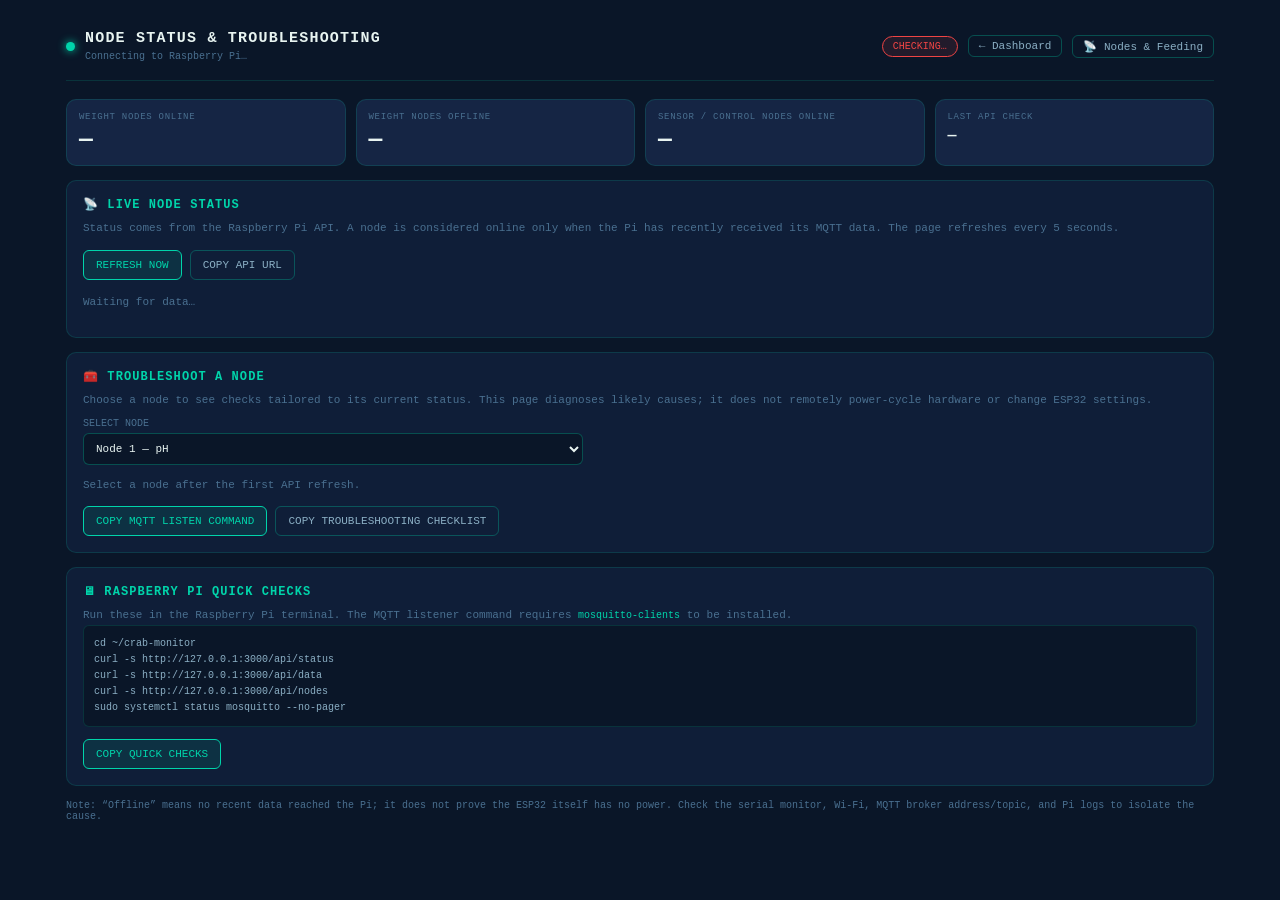
<file: node-status.html>
<!DOCTYPE html>
<html lang="en">
<head>
<meta charset="UTF-8">
<meta name="viewport" content="width=device-width, initial-scale=1">
<meta name="theme-color" content="#0A1628">
<title>CrabTrack · Node Status & Troubleshooting</title>
<link rel="stylesheet" href="style.css">
<style>
body{padding:0;overflow-y:auto}
.wrap{max-width:1180px;margin:0 auto;padding:16px 16px 60px}
.head{display:flex;align-items:center;gap:10px;flex-wrap:wrap;padding:14px 0 18px;border-bottom:1px solid var(--border);margin-bottom:18px}
.head h1{font-size:15px;letter-spacing:.08em}.sub{font-size:10px;color:var(--text3);margin-top:4px}.spacer{flex:1}
.card{background:var(--bg2);border:1px solid var(--border);border-radius:var(--r);padding:16px;margin-bottom:14px}
.card h2{font-size:12px;letter-spacing:.09em;color:var(--teal);margin-bottom:8px}
.hint{font-size:11px;color:var(--text3);line-height:1.6}
.actions{display:flex;gap:8px;flex-wrap:wrap;margin-top:12px}
.btn{background:var(--teal-dim);border:1px solid var(--teal);border-radius:var(--rs);padding:8px 12px;color:var(--teal);cursor:pointer;font-family:var(--mono);font-size:11px}
.btn.ghost{background:none;border-color:var(--border2);color:var(--text2)}
.summary{display:grid;grid-template-columns:repeat(auto-fit,minmax(130px,1fr));gap:10px;margin-bottom:14px}
.metric{background:var(--bg3);border:1px solid var(--border);border-radius:var(--r);padding:12px}
.metric .k{font-size:9px;color:var(--text3);letter-spacing:.08em}.metric .v{font-size:23px;font-weight:bold;margin-top:5px}.metric .v.ok{color:var(--teal)}.metric .v.bad{color:var(--red)}.metric .v.warn{color:var(--amber)}
.grid{display:grid;grid-template-columns:repeat(auto-fit,minmax(245px,1fr));gap:10px}
.node{background:var(--bg3);border:1px solid var(--border);border-radius:var(--r);padding:13px;min-width:0}
.ntop{display:flex;align-items:center;gap:8px}.dot{width:9px;height:9px;border-radius:50%;flex-shrink:0}.dot.on{background:var(--teal);box-shadow:0 0 7px var(--teal)}.dot.off{background:var(--red)}.dot.na{background:var(--text3)}
.nname{font-weight:bold;font-size:12px}.status{margin-left:auto;font-size:9px;border:1px solid var(--border2);border-radius:10px;padding:3px 7px}
.status.on{color:var(--teal);border-color:var(--teal)}.status.off{color:var(--red);border-color:var(--red)}
.value{font-size:19px;font-weight:bold;margin-top:12px;word-break:break-word}.meta{font-size:10px;color:var(--text3);line-height:1.7;margin-top:7px}
.issue{font-size:10px;line-height:1.55;border-radius:6px;padding:8px;margin-top:10px;background:var(--bg);border:1px solid var(--border2);color:var(--text2)}
.issue.bad{border-color:rgba(239,68,68,.45)}.issue.warn{border-color:rgba(245,158,11,.45)}
.small{font-size:10px;color:var(--text3)}.error{color:var(--red)}.ok{color:var(--teal)}
code,pre{font-family:var(--mono);font-size:10px}code{color:var(--teal);word-break:break-word}
pre{white-space:pre-wrap;overflow-wrap:anywhere;background:var(--bg);border:1px solid var(--border);border-radius:var(--rs);padding:10px;color:var(--text2);line-height:1.6}
label{display:block;font-size:10px;color:var(--text3);margin:8px 0 4px}
input,select{width:100%;max-width:500px;background:var(--bg);border:1px solid var(--border2);border-radius:var(--rs);padding:8px;color:var(--text);font-family:var(--mono);font-size:11px}
.row{display:flex;gap:10px;align-items:center;flex-wrap:wrap}
@media(max-width:600px){.wrap{padding:10px}.card{padding:12px}.value{font-size:17px}}
</style>
</head>
<body>
<div class="wrap">
  <header class="head">
    <span class="logo-dot"></span>
    <div><h1>NODE STATUS &amp; TROUBLESHOOTING</h1><div class="sub" id="apiLabel">Connecting to Raspberry Pi…</div></div>
    <span class="spacer"></span>
    <span class="conn-badge offline" id="conn">CHECKING…</span>
    <a class="tbtn" href="index.html" style="text-decoration:none">← Dashboard</a>
    <a class="tbtn" href="nodes.html" style="text-decoration:none">📡 Nodes &amp; Feeding</a>
  </header>

  <div class="summary">
    <div class="metric"><div class="k">WEIGHT NODES ONLINE</div><div class="v" id="weightOnline">—</div></div>
    <div class="metric"><div class="k">WEIGHT NODES OFFLINE</div><div class="v" id="weightOffline">—</div></div>
    <div class="metric"><div class="k">SENSOR / CONTROL NODES ONLINE</div><div class="v" id="sensorOnline">—</div></div>
    <div class="metric"><div class="k">LAST API CHECK</div><div class="v" id="checkedAt" style="font-size:15px">—</div></div>
  </div>

  <section class="card">
    <h2>📡 LIVE NODE STATUS</h2>
    <p class="hint">Status comes from the Raspberry Pi API. A node is considered online only when the Pi has recently received its MQTT data. The page refreshes every 5 seconds.</p>
    <div class="actions"><button class="btn" id="refreshBtn">REFRESH NOW</button><button class="btn ghost" id="copyApiBtn">COPY API URL</button></div>
    <div id="nodes" class="grid" style="margin-top:14px"><div class="hint">Waiting for data…</div></div>
    <div id="loadError" class="hint error" style="margin-top:10px"></div>
  </section>

  <section class="card">
    <h2>🧰 TROUBLESHOOT A NODE</h2>
    <p class="hint">Choose a node to see checks tailored to its current status. This page diagnoses likely causes; it does not remotely power-cycle hardware or change ESP32 settings.</p>
    <label for="troubleNode">SELECT NODE</label>
    <select id="troubleNode">
      <optgroup label="Sensor nodes">
        <option value="node1">Node 1 — pH</option><option value="node2">Node 2 — EC / temperature</option><option value="node3">Node 3 — TFT display</option>
      </optgroup>
      <optgroup label="Control nodes">
        <option value="node5">Node 5 — Solenoid controller</option><option value="node6">Node 6 — Pump controller</option>
      </optgroup>
      <optgroup label="Weight nodes">
        <option value="weight1">C01 — Weight</option><option value="weight2">C02 — Weight</option>
        <option value="weight3">C03 — Weight</option><option value="weight4">C04 — Weight</option>
        <option value="weight5">C05 — Weight</option><option value="weight6">C06 — Weight</option>
        <option value="weight7">C07 — Weight</option><option value="weight8">C08 — Weight</option>
        <option value="weight9">C09 — Weight</option><option value="weight10">C10 — Weight</option>
      </optgroup>
    </select>
    <div id="diagnosis" style="margin-top:12px"><div class="hint">Select a node after the first API refresh.</div></div>
    <div class="actions"><button class="btn" id="copyCommand">COPY MQTT LISTEN COMMAND</button><button class="btn ghost" id="copyChecklist">COPY TROUBLESHOOTING CHECKLIST</button></div>
  </section>

  <section class="card">
    <h2>🖥 RASPBERRY PI QUICK CHECKS</h2>
    <p class="hint">Run these in the Raspberry Pi terminal. The MQTT listener command requires <code>mosquitto-clients</code> to be installed.</p>
    <pre id="quickCommands">cd ~/crab-monitor
curl -s http://127.0.0.1:3000/api/status
curl -s http://127.0.0.1:3000/api/data
curl -s http://127.0.0.1:3000/api/nodes
sudo systemctl status mosquitto --no-pager</pre>
    <div class="actions"><button class="btn" id="copyQuick">COPY QUICK CHECKS</button></div>
  </section>
  <p class="small">Note: “Offline” means no recent data reached the Pi; it does not prove the ESP32 itself has no power. Check the serial monitor, Wi-Fi, MQTT broker address/topic, and Pi logs to isolate the cause.</p>
</div>
<div class="toast" id="toast"></div>
<script>
const API = () => (localStorage.getItem('crabtrack_api_url') || ((location.protocol.startsWith('http') && location.port === '3000') ? location.origin : 'http://crabtrackpi.local:3000')).replace(/\/$/, '');
const $ = id => document.getElementById(id);
let latest = null;
let apiNodeList = [];
const esc = v => String(v ?? '').replace(/[&<>"']/g, c => ({'&':'&amp;','<':'&lt;','>':'&gt;','"':'&quot;',"'":'&#39;'}[c]));
function toast(msg, err=false){const t=$('toast');t.textContent=msg;t.className='toast show'+(err?' err':'');setTimeout(()=>t.className='toast',2600)}
async function copyText(text){try{await navigator.clipboard.writeText(text);toast('Copied to clipboard')}catch(e){toast('Copy unavailable — select and copy the text manually',true)}}
function dateText(s){if(!s)return 'No data received yet';const d=new Date(s);return Number.isNaN(d.getTime())?s:d.toLocaleString()}
function ageText(s){if(!s)return 'Never received';const ms=Date.now()-new Date(s).getTime();if(!Number.isFinite(ms))return s;if(ms<0)return 'just now';const sec=Math.floor(ms/1000);if(sec<60)return sec+'s ago';if(sec<3600)return Math.floor(sec/60)+'m ago';return Math.floor(sec/3600)+'h ago'}
function isWeight(id){return /^weight(10|[1-9])$/.test(id)}
function compartment(id){return 'C'+String(id.replace('weight','')).padStart(2,'0')}
function normaliseNodeRecord(id, raw){
 if(!raw)return null;
 const rec={...raw};
 if(rec.node_id===undefined)rec.node_id=rec.nodeId||id;
 if(rec.last_seen===undefined)rec.last_seen=rec.lastSeen||rec.last_seen_at||null;
 if(rec.online===undefined && rec.secondsSinceSeen!==undefined)rec.online=rec.secondsSinceSeen!==null && rec.secondsSinceSeen <= (rec.offlineAfter||120);
 if(rec.online===undefined && latest){
   const flag=latest[id+'_online'];
   if(flag!==undefined)rec.online=!!flag;
   else if(latest[id+'_ok']!==undefined)rec.online=!!latest[id+'_ok'];
 }
 if(rec.weight===undefined && rec.lastPayload)rec.weight=rec.lastPayload.weight??rec.lastPayload.weight_g??null;
 if(rec.ph===undefined && rec.lastPayload)rec.ph=rec.lastPayload.ph??rec.lastPayload.pH;
 if(rec.ec===undefined && rec.lastPayload)rec.ec=rec.lastPayload.ec??rec.lastPayload.EC??rec.lastPayload.salinity;
 if(rec.temperature===undefined && rec.lastPayload)rec.temperature=rec.lastPayload.temperature??rec.lastPayload.Temp;
 if(rec.online===undefined)rec.online=false;
 return rec;
}
function nodeRecord(id){
 if(!latest)return null;
 if(isWeight(id)){
   const fromDirect=latest[id] && typeof latest[id]==='object' ? latest[id] : null;
   const fromMap=(latest.nodes && !Array.isArray(latest.nodes) ? latest.nodes[id] : null) || fromDirect || (latest.weight_nodes||{})[compartment(id)] || null;
   if(fromMap){const r=normaliseNodeRecord(id,fromMap);if((r.weight===undefined||r.weight===null)&&Array.isArray(latest.weights))r.weight=latest.weights[Number(id.replace('weight',''))-1]??r.weight;return r;}
   const n=Array.isArray(latest.nodes)?latest.nodes.find(x=>(x.nodeId||x.node_id)===id):null;
   if(n){const r=normaliseNodeRecord(id,n);if((r.weight===undefined || r.weight===null) && Array.isArray(latest.weights))r.weight=latest.weights[Number(id.replace('weight',''))-1]??r.weight;return r;}
   const w=Array.isArray(latest.weights)?latest.weights[Number(id.replace('weight',''))-1]:undefined;
   if(w!==undefined || latest[id+'_online']!==undefined)return normaliseNodeRecord(id,{online:!!latest[id+'_online'],weight:w,last_seen:latest.timestamp||null,node_id:id});
   return null;
 }
 const mapped=latest.nodes && !Array.isArray(latest.nodes) ? latest.nodes[id] : null;
 const direct=latest[id] && typeof latest[id]==='object' ? latest[id] : null;
 const arr=Array.isArray(latest.nodes)?latest.nodes.find(x=>(x.nodeId||x.node_id)===id):null;
 const listed=apiNodeList.find(x=>(x.nodeId||x.node_id)===id);
 const rec=mapped||direct||arr||listed;
 if(rec)return normaliseNodeRecord(id,rec);
 const flag=latest[id+'_online']!==undefined?latest[id+'_online']:latest[id+'_ok'];
 if(flag!==undefined)return normaliseNodeRecord(id,{online:!!flag,last_seen:latest.timestamp||null,node_id:id,ph:latest.ph,ec:latest.ec??latest.salinity,temperature:latest.temperature});
 return null;
}
function online(rec){return !!(rec && rec.online)}
function nodeName(id){if(isWeight(id))return compartment(id)+' — Weight';return ({node1:'Node 1 — pH',node2:'Node 2 — EC / temperature',node3:'Node 3 — TFT display',node5:'Node 5 — Solenoid controller',node6:'Node 6 — Pump controller'})[id]||id}
function weightValue(rec){if(!rec)return '—';const w=rec.weight;if(w===null||w===undefined)return 'No reading';return Number(w).toLocaleString(undefined,{maximumFractionDigits:2})+' g'}
function sensorValue(id,rec){if(!rec)return 'No data';if(id==='node1')return rec.ph===null||rec.ph===undefined?'pH —':'pH '+rec.ph;if(id==='node2')return 'EC '+(rec.ec??'—')+' · '+(rec.temperature??'—')+' °C';if(id==='node3')return 'Display node';return '—'}
function diagnostic(id,rec){
 const on=online(rec), last=rec?.last_seen;
 const lines=[];
 if(!rec){lines.push(['bad','No node record was returned by /api/data. Confirm the Flask server version and API response.']);}
 else if(!on){
   lines.push(['bad',last?`Node last reported ${dateText(last)} (${ageText(last)}). The Pi has not received a recent message.`:'The Pi has not recorded a message from this node yet.']);
   lines.push(['warn','1. Check that the ESP32 is powered and the board is not resetting.']);
   lines.push(['warn','2. Confirm the ESP32 is connected to the same Wi-Fi/LAN as the Raspberry Pi.']);
   lines.push(['warn','3. Confirm the firmware MQTT broker is crabtrackpi.local (or the Pi’s current reachable IPv4 address), port 1883.']);
   if(id==='node5'||id==='node6'){
     lines.push(['warn','4. Confirm the controller firmware uses the correct Pi host and port 3000.']);
     lines.push(['warn','5. On the Pi, test `curl -s http://127.0.0.1:3000/api/actuators/state`; this route must exist in the active backend.']);
     lines.push(['warn','6. Check the controller Serial Monitor for HTTP status codes and Wi-Fi reconnect messages.']);
   }else{
     lines.push(['warn',`4. Confirm the topic is configured as expected: ${isWeight(id)?'crabtrack/'+id:'crabtrack/'+id+'/data'}.`]);
     lines.push(['warn','5. Watch the server terminal for MQTT messages and connection errors; check `sudo systemctl status mosquitto --no-pager`.']);
   }
   if(isWeight(id))lines.push(['warn','6. If MQTT messages arrive but weight is missing or unstable, inspect HX711 DT/SCK wiring, load-cell wiring, tare, and calibration.']);
 }else{
   lines.push(['ok',`The Pi reports this node online. Last message: ${dateText(last)} (${ageText(last)}).`]);
   if(isWeight(id)){
     const w=Number(rec.weight);
     if(rec.weight===null||rec.weight===undefined)lines.push(['warn','Node is marked online but no weight value is present. Check the JSON payload field `+'`weight`'+'.']);
     else if(w<0)lines.push(['warn',`Weight is negative (${w} g). Check empty-platform tare, calibration factor, load-cell wiring, and whether the platform is mechanically loaded.`]);
     else lines.push(['ok','Weight data is present. If the displayed value is inaccurate, compare with a known test weight and recalibrate.']);
   }else if(id==='node1' && Number(rec.ph)===0)lines.push(['warn','Node is online but pH is 0. Check the pH payload field, probe connection, ADC wiring, and calibration.']);
   else if(id==='node2' && (rec.ec===null||rec.ec===undefined))lines.push(['warn','Node is online but EC is missing. Check the EC field in the payload.']);
   else lines.push(['ok','No immediate connectivity issue is indicated by the latest API response.']);
 }
 return lines;
}
function renderDiagnosis(){
 const id=$('troubleNode').value, rec=nodeRecord(id);
 const state=online(rec), lines=diagnostic(id,rec);
 $('diagnosis').innerHTML=`<div class="node"><div class="ntop"><span class="dot ${state?'on':'off'}"></span><span class="nname">${esc(nodeName(id))}</span><span class="status ${state?'on':'off'}">${state?'ONLINE':'OFFLINE'}</span></div><div class="meta">Last seen: ${esc(dateText(rec?.last_seen))} · ${esc(ageText(rec?.last_seen))}</div>${lines.map(([kind,msg])=>`<div class="issue ${kind==='bad'?'bad':kind==='warn'?'warn':''}">${esc(msg)}</div>`).join('')}</div>`;
}
function render(){
 const weightIds=Array.from({length:10},(_,i)=>'weight'+(i+1));
 const sensorIds=['node1','node2','node3','node5','node6'];
 const all=[...sensorIds,...weightIds];
 const weights=weightIds.map(nodeRecord);
 const won=weights.filter(online).length;
 const son=sensorIds.filter(id=>online(nodeRecord(id))).length;
 $('weightOnline').textContent=won+'/10';$('weightOnline').className='v '+(won===10?'ok':won?'warn':'bad');
 $('weightOffline').textContent=(10-won)+'/10';$('weightOffline').className='v '+(won===0?'ok':'bad');
 $('sensorOnline').textContent=son+'/5';$('sensorOnline').className='v '+(son===5?'ok':son?'warn':'bad');
 $('checkedAt').textContent=new Date().toLocaleTimeString();
 $('nodes').innerHTML=all.map(id=>{
   const rec=nodeRecord(id),on=online(rec),last=rec?.last_seen;
   const val=isWeight(id)?weightValue(rec):sensorValue(id,rec);
   let issue='';
   if(!on)issue=`<div class="issue bad">${last?'No recent data from this node.':'No data has been recorded yet.'} Use Troubleshoot below for checks.</div>`;
   else if(isWeight(id)&&Number(rec?.weight)<0)issue=`<div class="issue warn">Negative weight detected. Check tare and calibration.</div>`;
   return `<article class="node"><div class="ntop"><span class="dot ${rec?(on?'on':'off'):'na'}"></span><span class="nname">${esc(nodeName(id))}</span><span class="status ${on?'on':'off'}">${on?'ONLINE':'OFFLINE'}</span></div><div class="value">${esc(val)}</div><div class="meta">Node ID: ${esc(rec?.node_id||id)}<br>Last seen: ${esc(ageText(last))}<br>${esc(dateText(last))}</div>${issue}<div class="actions"><button class="btn ghost" data-trouble="${esc(id)}">TROUBLESHOOT</button></div></article>`;
 }).join('');
 document.querySelectorAll('[data-trouble]').forEach(b=>b.onclick=()=>{$('troubleNode').value=b.dataset.trouble;renderDiagnosis();$('troubleNode').scrollIntoView({behavior:'smooth',block:'start'})});
 renderDiagnosis();
}
async function refresh(){
 $('apiLabel').textContent=API();
 try{
  const r=await fetch(API()+'/api/data',{cache:'no-store'});
  if(!r.ok)throw new Error('HTTP '+r.status);
  const data=await r.json();
  if(!data || typeof data!=='object')throw new Error('API response was not JSON data');
  latest=data;
  try { const nr=await fetch(API()+'/api/nodes',{cache:'no-store'}); if(nr.ok){const nd=await nr.json();apiNodeList=Array.isArray(nd)?nd:[];} } catch(_) {}
  $('conn').textContent='PI API CONNECTED';$('conn').className='conn-badge online';$('loadError').textContent='';render();
 }catch(e){
  $('conn').textContent='PI UNREACHABLE';$('conn').className='conn-badge offline';
  $('loadError').textContent='Could not read '+API()+'/api/data — '+e.message+'. Check the API URL, network connection, and whether the Flask server is running.';
  $('nodes').innerHTML='<div class="hint error">No live data available. Verify the Pi URL and server.</div>';
 }
}
$('refreshBtn').onclick=refresh;
$('troubleNode').onchange=renderDiagnosis;
$('copyApiBtn').onclick=()=>copyText(API()+'/api/data');
$('copyQuick').onclick=()=>copyText($('quickCommands').textContent);
$('copyCommand').onclick=()=>{const id=$('troubleNode').value;const topic=isWeight(id)?'crabtrack/'+id:'crabtrack/'+id+'/data';copyText(`mosquitto_sub -h 127.0.0.1 -t '${topic}' -v`)};
$('copyChecklist').onclick=()=>{const id=$('troubleNode').value;const rec=nodeRecord(id);copyText(`CrabTrack troubleshooting: ${nodeName(id)}\nStatus: ${online(rec)?'ONLINE':'OFFLINE'}\nLast seen: ${dateText(rec?.last_seen)}\n1. Check ESP32 power and reset behavior.\n2. Check Wi-Fi/LAN connection.\n3. Verify broker host, port 1883, and exact MQTT topic in firmware.\n4. Check Mosquitto: sudo systemctl status mosquitto --no-pager\n5. Inspect the running Python server terminal for MQTT logs.\n6. For weight nodes, check HX711/load-cell wiring, tare and calibration.`)};
refresh();setInterval(refresh,5000);
</script>
</body>
</html>
</file>
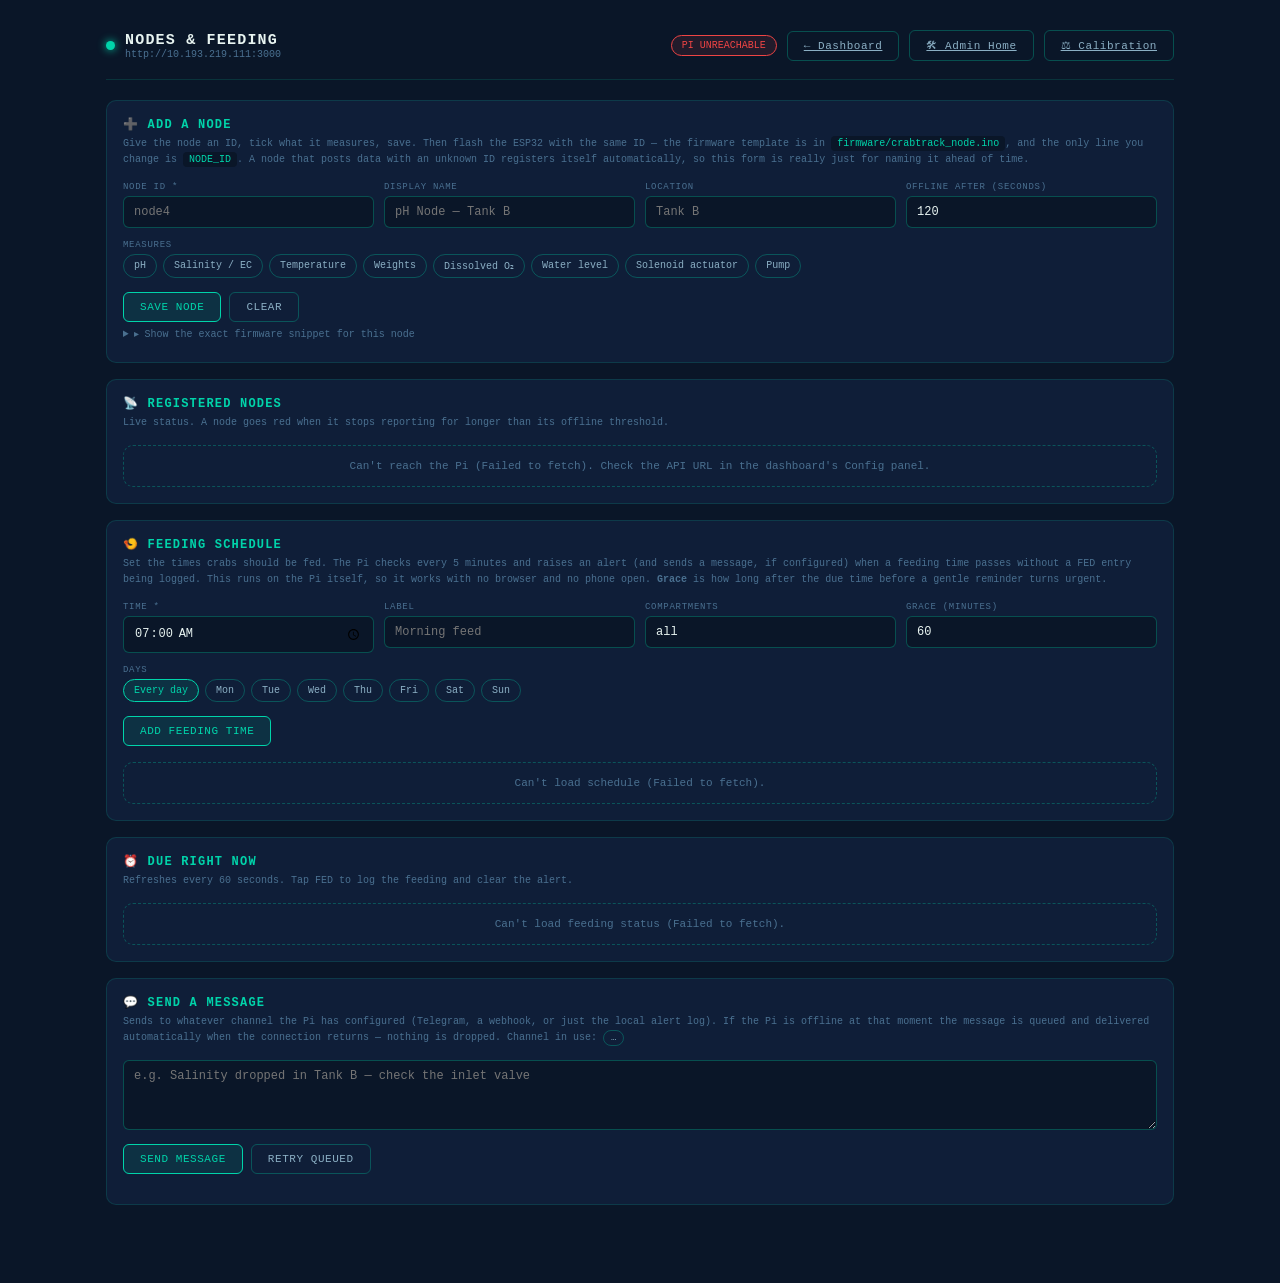
<file: nodes.html>
<!DOCTYPE html>
<html lang="en">
<head>
<meta charset="UTF-8">
<meta name="viewport" content="width=device-width, initial-scale=1.0, viewport-fit=cover">
<meta name="theme-color" content="#0A1628">
<title>CrabTrack · Nodes &amp; Feeding</title>
<link rel="manifest" href="manifest.json">
<link rel="stylesheet" href="style.css">
<style>
/* page-specific — reuses the shared tokens from style.css */
body{padding:0;overflow-y:auto}
.wrap{max-width:1100px;margin:0 auto;padding:16px 16px 60px}
.pagehead{display:flex;align-items:center;gap:10px;flex-wrap:wrap;padding:14px 0 18px;border-bottom:1px solid var(--border);margin-bottom:20px}
.pagehead h1{font-size:15px;letter-spacing:.08em;font-weight:bold}
.pagehead .sub{font-size:10px;color:var(--text3)}
.spacer{flex:1}
.card{background:var(--bg2);border:1px solid var(--border);border-radius:var(--r);padding:16px;margin-bottom:16px}
.card h2{font-size:12px;letter-spacing:.1em;color:var(--teal);margin-bottom:4px}
.card .hint{font-size:10px;color:var(--text3);line-height:1.6;margin-bottom:14px}
.grid{display:grid;gap:10px;grid-template-columns:repeat(auto-fit,minmax(180px,1fr))}
label{display:block;font-size:9px;color:var(--text3);letter-spacing:.08em;margin-bottom:4px}
input,select,textarea{width:100%;background:var(--bg);border:1px solid var(--border2);border-radius:var(--rs);
  padding:8px 10px;color:var(--text);font-family:var(--mono);font-size:12px}
input:focus,select:focus,textarea:focus{outline:none;border-color:var(--teal)}
textarea{resize:vertical;min-height:70px}
.btn{background:var(--teal-dim);border:1px solid var(--teal);border-radius:var(--rs);padding:8px 16px;
  color:var(--teal);cursor:pointer;font-family:var(--mono);font-size:11px;letter-spacing:.05em}
.btn:hover{background:var(--teal);color:var(--bg)}
.btn.ghost{background:none;border-color:var(--border2);color:var(--text2)}
.btn.ghost:hover{background:var(--bg3);color:var(--text);border-color:var(--teal)}
.btn.danger{background:var(--red-dim);border-color:var(--red);color:var(--red)}
.btn.danger:hover{background:var(--red);color:var(--bg)}
.btn:disabled{opacity:.4;cursor:not-allowed}
.row{display:flex;gap:8px;align-items:center;flex-wrap:wrap}
.chips{display:flex;gap:6px;flex-wrap:wrap}
.chip{font-size:10px;padding:5px 10px;border-radius:14px;border:1px solid var(--border2);
  color:var(--text2);cursor:pointer;user-select:none}
.chip.on{background:var(--teal-dim);border-color:var(--teal);color:var(--teal)}
.node{background:var(--bg3);border:1px solid var(--border);border-radius:var(--r);padding:12px 14px;margin-bottom:8px}
.node-top{display:flex;align-items:center;gap:10px;flex-wrap:wrap}
.dot{width:8px;height:8px;border-radius:50%;flex-shrink:0}
.dot.on{background:var(--teal);box-shadow:0 0 7px var(--teal)}
.dot.off{background:var(--red)}
.dot.never{background:var(--text3)}
.node-name{font-size:12px;font-weight:bold}
.node-id{font-size:10px;color:var(--text3)}
.node-meta{font-size:10px;color:var(--text3);margin-top:6px;line-height:1.6}
.pill{font-size:9px;padding:2px 7px;border-radius:9px;border:1px solid var(--border2);color:var(--text2)}
.pill.ok{color:var(--teal);border-color:rgba(0,212,170,.4);background:var(--teal-dim)}
.pill.bad{color:var(--red);border-color:rgba(239,68,68,.4);background:var(--red-dim)}
.pill.warn{color:var(--amber);border-color:rgba(245,158,11,.4);background:var(--amber-dim)}
table{width:100%;border-collapse:collapse;font-size:11px}
th{text-align:left;font-size:9px;color:var(--text3);letter-spacing:.08em;padding:6px 8px;border-bottom:1px solid var(--border)}
td{padding:8px;border-bottom:1px solid rgba(255,255,255,.04);color:var(--text2)}
.empty{font-size:11px;color:var(--text3);padding:14px;text-align:center;border:1px dashed var(--border2);border-radius:var(--r)}
.toast{position:fixed;left:50%;transform:translateX(-50%);bottom:24px;background:var(--bg3);
  border:1px solid var(--teal);color:var(--teal);padding:10px 18px;border-radius:var(--r);font-size:11px;
  z-index:99;opacity:0;pointer-events:none;transition:opacity .25s,bottom .25s}
.toast.show{opacity:1;bottom:36px}
.toast.err{border-color:var(--red);color:var(--red)}
code{background:var(--bg);padding:2px 6px;border-radius:4px;color:var(--teal);font-size:10px;word-break:break-all}
pre{background:var(--bg);border:1px solid var(--border);border-radius:var(--rs);padding:10px;
  font-size:10px;color:var(--text2);overflow-x:auto;line-height:1.6;margin-top:8px}
details summary{cursor:pointer;font-size:10px;color:var(--text3);padding:6px 0}
details summary:hover{color:var(--teal)}
@media(max-width:600px){.wrap{padding:10px 10px 60px}.card{padding:12px}}
</style>
</head>
<body>
<div class="wrap">

  <div class="pagehead">
    <span class="logo-dot"></span>
    <div>
      <h1>NODES &amp; FEEDING</h1>
      <div class="sub" id="apiLabel">—</div>
    </div>
    <span class="spacer"></span>
    <span class="conn-badge offline" id="conn">CHECKING…</span>
    <a class="btn ghost" href="index.html">← Dashboard</a>
     <a class="btn ghost" href="admin.html">🛠 Admin Home</a>
     <a class="btn ghost" href="calibration_bare.html">⚖ Calibration</a>
  </div>

  <!-- ══════════ ADD A NODE ══════════ -->
  <div class="card">
    <h2>➕ ADD A NODE</h2>
    <div class="hint">
      Give the node an ID, tick what it measures, save. Then flash the ESP32 with the same ID —
      the firmware template is in <code>firmware/crabtrack_node.ino</code>, and the only line you change is
      <code>NODE_ID</code>. A node that posts data with an unknown ID registers itself automatically,
      so this form is really just for naming it ahead of time.
    </div>
    <div class="grid">
      <div>
        <label>NODE ID *</label>
        <input id="nId" placeholder="node4" autocomplete="off">
      </div>
      <div>
        <label>DISPLAY NAME</label>
        <input id="nLabel" placeholder="pH Node — Tank B" autocomplete="off">
      </div>
      <div>
        <label>LOCATION</label>
        <input id="nLoc" placeholder="Tank B" autocomplete="off">
      </div>
      <div>
        <label>OFFLINE AFTER (SECONDS)</label>
        <input id="nOffline" type="number" value="120" min="15">
      </div>
    </div>
    <div style="margin-top:12px">
      <label>MEASURES</label>
      <div class="chips" id="capChips">
        <span class="chip" data-cap="ph">pH</span>
        <span class="chip" data-cap="salinity">Salinity / EC</span>
        <span class="chip" data-cap="temperature">Temperature</span>
        <span class="chip" data-cap="weights">Weights</span>
        <span class="chip" data-cap="dissolved_oxygen">Dissolved O₂</span>
        <span class="chip" data-cap="water_level">Water level</span>
        <span class="chip" data-cap="actuator">Solenoid actuator</span>
        <span class="chip" data-cap="pump">Pump</span>
      </div>
    </div>
    <div class="row" style="margin-top:14px">
      <button class="btn" id="addNode">SAVE NODE</button>
      <button class="btn ghost" id="clearForm">CLEAR</button>
    </div>
    <details>
      <summary>▸ Show the exact firmware snippet for this node</summary>
      <pre id="snippet">Fill in a Node ID above to generate it.</pre>
    </details>
  </div>

  <!-- ══════════ REGISTERED NODES ══════════ -->
  <div class="card">
    <h2>📡 REGISTERED NODES</h2>
    <div class="hint">Live status. A node goes red when it stops reporting for longer than its offline threshold.</div>
    <div id="nodeList"><div class="empty">Loading…</div></div>
  </div>

  <!-- ══════════ FEEDING SCHEDULE ══════════ -->
  <div class="card">
    <h2>🍤 FEEDING SCHEDULE</h2>
    <div class="hint">
      Set the times crabs should be fed. The Pi checks every 5 minutes and raises an alert
      (and sends a message, if configured) when a feeding time passes without a FED entry being logged.
      This runs on the Pi itself, so it works with no browser and no phone open.
      <strong>Grace</strong> is how long after the due time before a gentle reminder turns urgent.
    </div>
    <div class="grid">
      <div>
        <label>TIME *</label>
        <input id="sTime" type="time" value="07:00">
      </div>
      <div>
        <label>LABEL</label>
        <input id="sLabel" placeholder="Morning feed" autocomplete="off">
      </div>
      <div>
        <label>COMPARTMENTS</label>
        <input id="sComps" value="all" placeholder="all  or  C01,C02,C03">
      </div>
      <div>
        <label>GRACE (MINUTES)</label>
        <input id="sGrace" type="number" value="60" min="5">
      </div>
    </div>
    <div style="margin-top:12px">
      <label>DAYS</label>
      <div class="chips" id="dayChips">
        <span class="chip on" data-day="all">Every day</span>
        <span class="chip" data-day="1">Mon</span><span class="chip" data-day="2">Tue</span>
        <span class="chip" data-day="3">Wed</span><span class="chip" data-day="4">Thu</span>
        <span class="chip" data-day="5">Fri</span><span class="chip" data-day="6">Sat</span>
        <span class="chip" data-day="0">Sun</span>
      </div>
    </div>
    <div class="row" style="margin-top:14px">
      <button class="btn" id="addSched">ADD FEEDING TIME</button>
    </div>
    <div style="margin-top:16px" id="schedList"></div>
  </div>

  <!-- ══════════ DUE NOW ══════════ -->
  <div class="card">
    <h2>⏰ DUE RIGHT NOW</h2>
    <div class="hint">Refreshes every 60 seconds. Tap FED to log the feeding and clear the alert.</div>
    <div id="dueList"><div class="empty">Loading…</div></div>
  </div>

  <!-- ══════════ MESSAGE ══════════ -->
  <div class="card">
    <h2>💬 SEND A MESSAGE</h2>
    <div class="hint">
      Sends to whatever channel the Pi has configured (Telegram, a webhook, or just the local alert log).
      If the Pi is offline at that moment the message is queued and delivered automatically when
      the connection returns — nothing is dropped. Channel in use: <span id="chanName" class="pill">…</span>
    </div>
    <textarea id="msgBody" placeholder="e.g. Salinity dropped in Tank B — check the inlet valve"></textarea>
    <div class="row" style="margin-top:10px">
      <button class="btn" id="sendMsg">SEND MESSAGE</button>
      <button class="btn ghost" id="flushMsg">RETRY QUEUED</button>
      <span class="pill" id="queuedPill" style="display:none"></span>
    </div>
    <div style="margin-top:14px" id="outbox"></div>
  </div>

</div>

<div class="toast" id="toast"></div>

<script>
// ══════════════════════════════════════════════════════════
// Talks to the Pi server. Same API base the dashboard uses, so
// changing it in the dashboard's Config modal changes it here too.
// ══════════════════════════════════════════════════════════
const API = () => (localStorage.getItem('crabtrack_api_url') || 'http://10.193.219.111:3000').replace(/\/$/, '');
const $ = id => document.getElementById(id);

function toast(msg, isErr) {
  const t = $('toast');
  t.textContent = msg;
  t.className = 'toast show' + (isErr ? ' err' : '');
  clearTimeout(t._t);
  t._t = setTimeout(() => { t.className = 'toast'; }, 3200);
}

async function api(path, opts = {}) {
  const res = await fetch(API() + path, {
    headers: { 'Content-Type': 'application/json' },
    ...opts,
    body: opts.body ? JSON.stringify(opts.body) : undefined,
  });
  const text = await res.text();
  let data; try { data = JSON.parse(text); } catch { data = { raw: text }; }
  if (!res.ok) throw new Error(data.error || `HTTP ${res.status}`);
  return data;
}

// ── connection badge ──
async function ping() {
  $('apiLabel').textContent = API();
  try {
    const s = await api('/api/status');
    $('conn').textContent = `ONLINE · ${s.nodes_online}/${s.nodes_registered} NODES`;
    $('conn').className = 'conn-badge online';
    return s;
  } catch (e) {
    $('conn').textContent = 'PI UNREACHABLE';
    $('conn').className = 'conn-badge offline';
    return null;
  }
}

// ══════════ capability chips ══════════
$('capChips').addEventListener('click', e => {
  if (e.target.classList.contains('chip')) { e.target.classList.toggle('on'); updateSnippet(); }
});
const selectedCaps = () => [...document.querySelectorAll('#capChips .chip.on')].map(c => c.dataset.cap);

// ══════════ day chips ══════════
$('dayChips').addEventListener('click', e => {
  if (!e.target.classList.contains('chip')) return;
  const chip = e.target;
  if (chip.dataset.day === 'all') {
    document.querySelectorAll('#dayChips .chip').forEach(c => c.classList.remove('on'));
    chip.classList.add('on');
  } else {
    document.querySelector('#dayChips .chip[data-day="all"]').classList.remove('on');
    chip.classList.toggle('on');
    if (!document.querySelector('#dayChips .chip.on')) {
      document.querySelector('#dayChips .chip[data-day="all"]').classList.add('on');
    }
  }
});
function selectedDays() {
  if (document.querySelector('#dayChips .chip[data-day="all"]').classList.contains('on')) return 'daily';
  return [...document.querySelectorAll('#dayChips .chip.on')].map(c => c.dataset.day).join(',');
}

// ══════════ firmware snippet preview ══════════
function updateSnippet() {
  const id = $('nId').value.trim();
  if (!id) { $('snippet').textContent = 'Fill in a Node ID above to generate it.'; return; }
  const caps = selectedCaps();
  const fields = [];
  if (caps.includes('ph')) fields.push('  doc["ph"] = readPH();');
  if (caps.includes('salinity')) fields.push('  doc["salinity"] = readEC();');
  if (caps.includes('temperature')) fields.push('  doc["temperature"] = readTemp();');
  if (caps.includes('weights')) fields.push('  JsonArray w = doc["weights"].to<JsonArray>();\n  for (int i = 0; i < 10; i++) w.add(readScale(i));');
  $('snippet').textContent =
`// ── in crabtrack_node.ino, change only this line: ──
#define NODE_ID   "${id}"
#define PI_HOST   "${API().replace(/^https?:\/\//, '').split(':')[0]}"
#define PI_PORT   ${API().split(':')[2] || 3000}

// ── then fill in this node's readings: ──
void buildPayload(JsonDocument& doc) {
  doc["node_id"] = NODE_ID;
${fields.join('\n') || '  // add your sensor reads here'}
}`;
}
$('nId').addEventListener('input', updateSnippet);

// ══════════ add node ══════════
$('addNode').onclick = async () => {
  const nodeId = $('nId').value.trim();
  if (!nodeId) return toast('Node ID is required', true);
  if (!/^[A-Za-z0-9_-]{1,32}$/.test(nodeId)) return toast('Use letters, numbers, - or _ only', true);
  try {
    await api('/api/nodes', { method: 'POST', body: {
      nodeId,
      label: $('nLabel').value.trim() || nodeId,
      location: $('nLoc').value.trim(),
      capabilities: selectedCaps(),
      offlineAfter: parseInt($('nOffline').value, 10) || 120,
    }});
    toast(`Node "${nodeId}" saved`);
    $('clearForm').click();
    loadNodes();
  } catch (e) { toast(e.message, true); }
};

$('clearForm').onclick = () => {
  ['nId', 'nLabel', 'nLoc'].forEach(i => $(i).value = '');
  $('nOffline').value = 120;
  document.querySelectorAll('#capChips .chip').forEach(c => c.classList.remove('on'));
  updateSnippet();
};

// ══════════ node list ══════════
async function loadNodes() {
  const el = $('nodeList');
  try {
    const nodes = await api('/api/nodes');
    if (!nodes.length) { el.innerHTML = '<div class="empty">No nodes registered yet.</div>'; return; }
    el.innerHTML = nodes.map(n => {
      const state = !n.lastSeen ? 'never' : (n.online ? 'on' : 'off');
      const stateText = !n.lastSeen ? 'NEVER REPORTED' : (n.online ? 'ONLINE' : 'OFFLINE');
      const pill = !n.lastSeen ? 'warn' : (n.online ? 'ok' : 'bad');
      const ago = n.secondsSinceSeen == null ? '—'
        : n.secondsSinceSeen < 90 ? `${n.secondsSinceSeen}s ago`
        : `${Math.round(n.secondsSinceSeen / 60)} min ago`;
      const caps = n.capabilities.length ? n.capabilities.join(' · ') : 'no sensors declared';
      return `<div class="node">
        <div class="node-top">
          <span class="dot ${state}"></span>
          <span class="node-name">${esc(n.label)}</span>
          <span class="node-id">${esc(n.nodeId)}</span>
          <span class="pill ${pill}">${stateText}</span>
          <span class="spacer"></span>
          <button class="btn ghost" style="padding:4px 10px" onclick="renameNode('${esc(n.nodeId)}','${esc(n.label)}')">RENAME</button>
          <button class="btn danger" style="padding:4px 10px" onclick="removeNode('${esc(n.nodeId)}')">REMOVE</button>
        </div>
        <div class="node-meta">
          ${esc(n.location) || 'no location'} · ${esc(caps)} · last seen ${ago} · offline after ${n.offlineAfter}s
        </div>
      </div>`;
    }).join('');
  } catch (e) {
    el.innerHTML = `<div class="empty">Can't reach the Pi (${esc(e.message)}). Check the API URL in the dashboard's Config panel.</div>`;
  }
}

async function renameNode(id, current) {
  const label = prompt(`New display name for ${id}:`, current);
  if (label === null) return;
  try { await api('/api/nodes/' + id, { method: 'PATCH', body: { label } }); toast('Renamed'); loadNodes(); }
  catch (e) { toast(e.message, true); }
}

async function removeNode(id) {
  if (!confirm(`Remove ${id}? Its stored readings are deleted too. The physical node will re-register itself if it posts again.`)) return;
  try { await api('/api/nodes/' + id, { method: 'DELETE' }); toast('Removed'); loadNodes(); }
  catch (e) { toast(e.message, true); }
}

// ══════════ schedule ══════════
$('addSched').onclick = async () => {
  try {
    await api('/api/schedule', { method: 'POST', body: {
      time: $('sTime').value,
      label: $('sLabel').value.trim(),
      compIds: $('sComps').value.trim() || 'all',
      days: selectedDays(),
      graceMinutes: parseInt($('sGrace').value, 10) || 60,
    }});
    toast('Feeding time added');
    $('sLabel').value = '';
    loadSchedule(); loadDue();
  } catch (e) { toast(e.message, true); }
};

const DAYNAMES = ['Sun','Mon','Tue','Wed','Thu','Fri','Sat'];
async function loadSchedule() {
  const el = $('schedList');
  try {
    const rows = await api('/api/schedule');
    if (!rows.length) { el.innerHTML = '<div class="empty">No feeding times set. Add one above.</div>'; return; }
    el.innerHTML = `<table><thead><tr><th>TIME</th><th>LABEL</th><th>DAYS</th><th>COMPARTMENTS</th><th>GRACE</th><th></th></tr></thead><tbody>` +
      rows.map(s => `<tr>
        <td style="color:var(--teal);font-weight:bold">${esc(s.time)}</td>
        <td>${esc(s.label) || '—'}</td>
        <td>${s.days === 'daily' ? 'Every day' : s.days.split(',').map(d => DAYNAMES[+d]).join(' ')}</td>
        <td>${esc(s.compIds)}</td>
        <td>${s.graceMinutes}m</td>
        <td style="text-align:right"><button class="btn danger" style="padding:3px 9px" onclick="delSched(${s.id})">DELETE</button></td>
      </tr>`).join('') + '</tbody></table>';
  } catch (e) { el.innerHTML = `<div class="empty">Can't load schedule (${esc(e.message)}).</div>`; }
}

async function delSched(id) {
  if (!confirm('Delete this feeding time?')) return;
  try { await api('/api/schedule/' + id, { method: 'DELETE' }); toast('Deleted'); loadSchedule(); loadDue(); }
  catch (e) { toast(e.message, true); }
}

// ══════════ due now ══════════
async function loadDue() {
  const el = $('dueList');
  try {
    const d = await api('/api/feeding-alerts');
    const all = [...(d.scheduled || []), ...(d.interval || [])];
    if (!all.length) { el.innerHTML = '<div class="empty">✓ Nothing due. All compartments are on schedule.</div>'; return; }
    el.innerHTML = all.map(a => `<div class="node">
      <div class="node-top">
        <span class="dot ${a.level === 'alert' ? 'off' : 'never'}"></span>
        <span class="node-name">${esc(a.compId)}</span>
        <span class="pill ${a.level === 'alert' ? 'bad' : 'warn'}">${a.level === 'alert' ? 'OVERDUE' : 'DUE'}</span>
        <span class="spacer"></span>
        <button class="btn" style="padding:4px 12px" onclick="markFed('${esc(a.compId)}')">FED ✓</button>
      </div>
      <div class="node-meta">${esc(a.msg)}</div>
    </div>`).join('');
  } catch (e) { el.innerHTML = `<div class="empty">Can't load feeding status (${esc(e.message)}).</div>`; }
}

async function markFed(compId) {
  try {
    await api('/api/feed', { method: 'POST', body: { compId, type: 'feed', note: 'logged from Nodes page', source: 'nodes-page' } });
    toast(`${compId} marked fed`);
    loadDue();
  } catch (e) { toast(e.message, true); }
}

// ══════════ messages ══════════
$('sendMsg').onclick = async () => {
  const body = $('msgBody').value.trim();
  if (!body) return toast('Type a message first', true);
  $('sendMsg').disabled = true;
  try {
    const r = await api('/api/message', { method: 'POST', body: { body } });
    toast(`Queued for delivery via ${r.channel}`);
    $('msgBody').value = '';
    setTimeout(loadOutbox, 900);
  } catch (e) { toast(e.message, true); }
  finally { $('sendMsg').disabled = false; }
};

$('flushMsg').onclick = async () => {
  try { await api('/api/messages/flush', { method: 'POST' }); toast('Retry triggered'); setTimeout(loadOutbox, 900); }
  catch (e) { toast(e.message, true); }
};

async function loadOutbox() {
  const el = $('outbox');
  try {
    const d = await api('/api/messages?limit=10');
    $('chanName').textContent = d.default;
    const pending = d.outbox.filter(m => m.status === 'pending').length;
    $('queuedPill').style.display = pending ? 'inline-block' : 'none';
    $('queuedPill').textContent = `${pending} QUEUED`;
    $('queuedPill').className = 'pill warn';
    if (!d.outbox.length) { el.innerHTML = ''; return; }
    el.innerHTML = `<table><thead><tr><th>WHEN</th><th>MESSAGE</th><th>STATUS</th></tr></thead><tbody>` +
      d.outbox.map(m => `<tr>
        <td>${new Date(m.ts).toLocaleString()}</td>
        <td>${esc(m.body).slice(0, 90)}</td>
        <td><span class="pill ${m.status === 'sent' ? 'ok' : m.status === 'failed' ? 'bad' : 'warn'}">${m.status.toUpperCase()}</span></td>
      </tr>`).join('') + '</tbody></table>';
  } catch (e) { el.innerHTML = ''; }
}

function esc(s) {
  return String(s ?? '').replace(/[&<>"']/g, c => ({ '&':'&amp;','<':'&lt;','>':'&gt;','"':'&quot;',"'":'&#39;' }[c]));
}

// ══════════ boot ══════════
async function refreshAll() { await ping(); loadNodes(); loadSchedule(); loadDue(); loadOutbox(); }
refreshAll();
setInterval(refreshAll, 60000);

if ('serviceWorker' in navigator) navigator.serviceWorker.register('sw.js').catch(() => {});
</script>
</body>
</html>
</file>
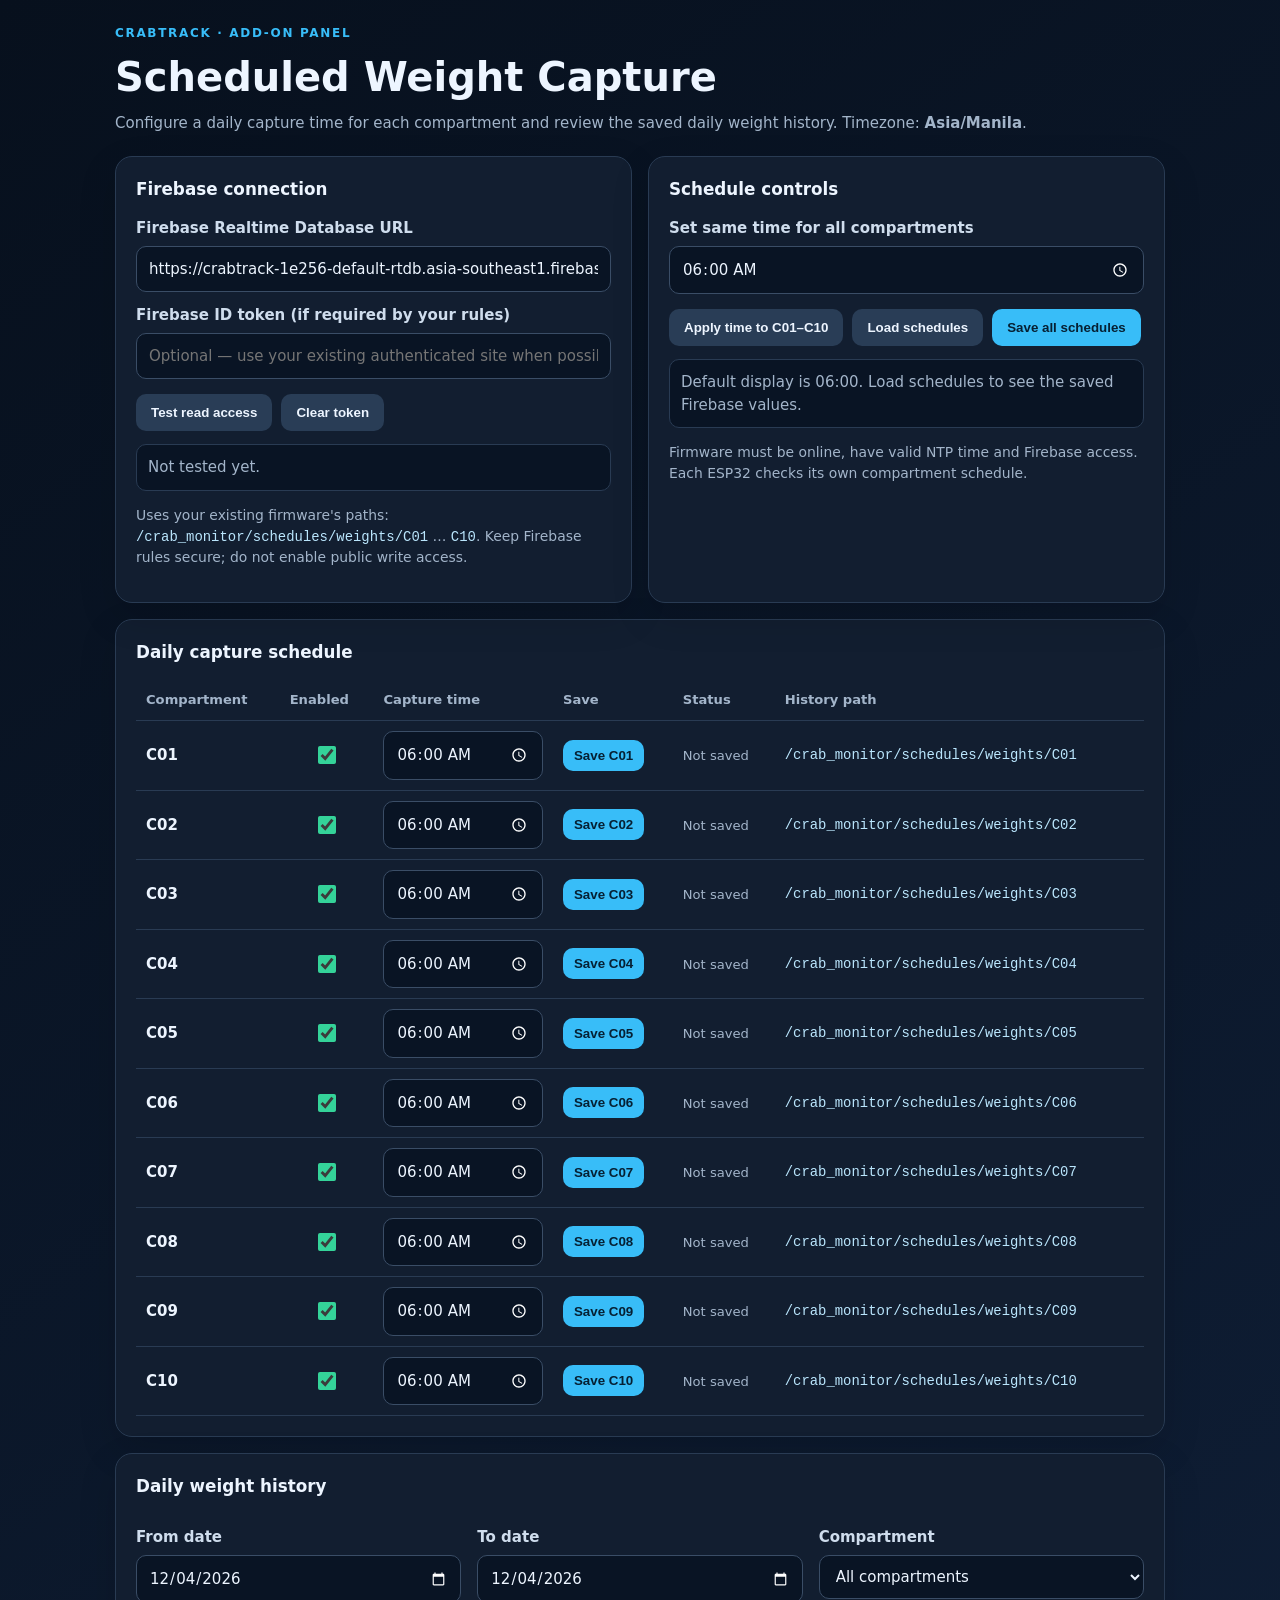
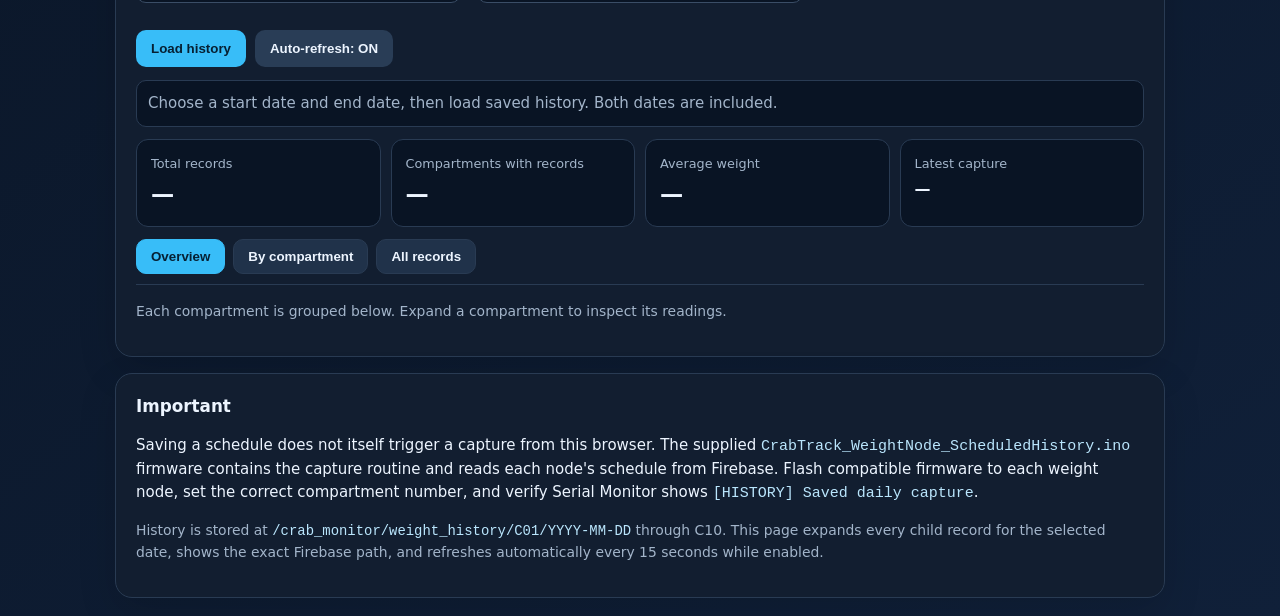
<file: scheduled-weight-capture.html>
<!doctype html>
<html lang="en">
<head>
<meta charset="utf-8"><meta name="viewport" content="width=device-width,initial-scale=1">
<title>CrabTrack | Scheduled Weight Capture</title>
<style>
:root{color-scheme:dark;--bg:#0a1220;--panel:#121e30;--line:#293b53;--text:#edf5ff;--muted:#a3b5ca;--blue:#38bdf8;--green:#34d399;--red:#fb7185}*{box-sizing:border-box}body{margin:0;padding:24px 15px;background:linear-gradient(145deg,#07101d,#102039);font:15px/1.5 system-ui,-apple-system,Segoe UI,Roboto,sans-serif;color:var(--text)}.wrap{max-width:1050px;margin:auto}.eyebrow{font-size:.75rem;text-transform:uppercase;letter-spacing:.14em;font-weight:800;color:var(--blue)}h1{font-size:clamp(1.8rem,4vw,2.5rem);margin:.3rem 0}.sub{color:var(--muted);margin:0 0 22px}.grid{display:grid;grid-template-columns:repeat(auto-fit,minmax(280px,1fr));gap:16px}.card{background:var(--panel);border:1px solid var(--line);border-radius:17px;padding:20px;box-shadow:0 14px 38px #0002}.card h2{font-size:1.05rem;margin:0 0 15px}.field{margin:12px 0}label{display:block;font-weight:650;color:#cfdded;margin-bottom:6px}input,select{width:100%;padding:11px 12px;border-radius:10px;border:1px solid #3a4d66;background:#091424;color:var(--text);font:inherit}input[type=checkbox]{width:18px;height:18px;accent-color:var(--green)}.inline{display:flex;align-items:center;gap:9px}.inline label{margin:0}.buttons{display:flex;gap:9px;flex-wrap:wrap;margin-top:15px}button{border:0;border-radius:10px;padding:11px 15px;font-weight:750;cursor:pointer;background:var(--blue);color:#062033}button.alt{background:#293d56;color:var(--text)}button:disabled{opacity:.55;cursor:wait}.status{white-space:pre-wrap;overflow-wrap:anywhere;margin-top:13px;border:1px solid var(--line);border-radius:10px;background:#091424;padding:11px;color:var(--muted)}.status.ok{color:#a7f3d0;border-color:#17684e}.status.err{color:#fecdd3;border-color:#873247}.muted{font-size:.87rem;color:var(--muted)}.tablewrap{overflow-x:auto}table{width:100%;border-collapse:collapse;min-width:530px}th,td{text-align:left;padding:10px;border-bottom:1px solid var(--line)}th{font-size:.82rem;color:var(--muted)}td input[type=time]{min-width:130px}td input[type=checkbox]{display:block;margin:auto}.rowSave{padding:8px 11px;white-space:nowrap}.rowStatus{font-size:.82rem;min-width:90px}.pill{border:1px solid var(--line);padding:3px 9px;border-radius:99px;font-size:.78rem;color:var(--muted)}.good{color:var(--green)}.warn{color:#fbbf24}code{color:#bae6fd;overflow-wrap:anywhere}

.tabs{display:flex;gap:8px;flex-wrap:wrap;margin:12px 0 16px;border-bottom:1px solid var(--line);padding-bottom:10px}
.tab{background:#20324a;color:var(--text);border:1px solid var(--line);padding:9px 14px;border-radius:10px}
.tab.active{background:var(--blue);color:#062033;border-color:var(--blue)}
.tabPanel{display:none}.tabPanel.active{display:block}
.summaryGrid{display:grid;grid-template-columns:repeat(auto-fit,minmax(145px,1fr));gap:10px;margin:12px 0}
.summaryCard{background:#091424;border:1px solid var(--line);border-radius:12px;padding:14px}
.summaryCard .label{font-size:.8rem;color:var(--muted)}.summaryCard .value{font-size:1.45rem;font-weight:800;margin-top:4px}
.compGroup{border:1px solid var(--line);border-radius:12px;margin:10px 0;overflow:hidden}
.compGroup summary{cursor:pointer;padding:13px 15px;background:#0b1829;font-weight:800;display:flex;justify-content:space-between;gap:12px}
.compGroup .tablewrap{padding:0 12px 10px}
.historyToolbar{display:flex;gap:10px;flex-wrap:wrap;align-items:center}
@media(max-width:650px){.summaryCard .value{font-size:1.2rem}}
</style></head>
<body><main class="wrap">
<div class="eyebrow">CrabTrack · add-on panel</div><h1>Scheduled Weight Capture</h1>
<p class="sub">Configure a daily capture time for each compartment and review the saved daily weight history. Timezone: <strong>Asia/Manila</strong>.</p>
<div class="grid">
<section class="card"><h2>Firebase connection</h2>
<div class="field"><label for="fbUrl">Firebase Realtime Database URL</label><input id="fbUrl" type="url" value="https://crabtrack-1e256-default-rtdb.asia-southeast1.firebasedatabase.app"></div>
<div class="field"><label for="token">Firebase ID token (if required by your rules)</label><input id="token" type="password" autocomplete="off" placeholder="Optional — use your existing authenticated site when possible"></div>
<div class="buttons"><button id="testBtn" class="alt">Test read access</button><button id="clearToken" class="alt">Clear token</button></div><div id="connStatus" class="status">Not tested yet.</div>
<p class="muted">Uses your existing firmware's paths: <code>/crab_monitor/schedules/weights/C01</code> … <code>C10</code>. Keep Firebase rules secure; do not enable public write access.</p></section>
<section class="card"><h2>Schedule controls</h2>
<div class="field"><label for="applyTime">Set same time for all compartments</label><input id="applyTime" type="time" value="06:00"></div>
<div class="buttons"><button id="applyAll" class="alt">Apply time to C01–C10</button><button id="loadSchedules" class="alt">Load schedules</button><button id="saveSchedules">Save all schedules</button></div>
<div id="scheduleStatus" class="status">Default display is 06:00. Load schedules to see the saved Firebase values.</div>
<p class="muted">Firmware must be online, have valid NTP time and Firebase access. Each ESP32 checks its own compartment schedule.</p></section>
</div>
<section class="card" style="margin-top:16px"><h2>Daily capture schedule</h2><div class="tablewrap"><table><thead><tr><th>Compartment</th><th>Enabled</th><th>Capture time</th><th>Save</th><th>Status</th><th>History path</th></tr></thead><tbody id="scheduleRows"></tbody></table></div></section>
<section class="card" style="margin-top:16px"><h2>Daily weight history</h2><div class="grid"><div class="field"><label for="historyStartDate">From date</label><input id="historyStartDate" type="date"></div><div class="field"><label for="historyEndDate">To date</label><input id="historyEndDate" type="date"></div><div class="field"><label for="historyComp">Compartment</label><select id="historyComp"><option value="ALL">All compartments</option></select></div></div><div class="buttons"><button id="loadHistory">Load history</button><button id="autoRefresh" class="alt">Auto-refresh: ON</button></div><div id="historyStatus" class="status">Choose a start date and end date, then load saved history. Both dates are included.</div>
<div class="summaryGrid">
  <div class="summaryCard"><div class="label">Total records</div><div class="value" id="sumRecords">—</div></div>
  <div class="summaryCard"><div class="label">Compartments with records</div><div class="value" id="sumComps">—</div></div>
  <div class="summaryCard"><div class="label">Average weight</div><div class="value" id="sumAverage">—</div></div>
  <div class="summaryCard"><div class="label">Latest capture</div><div class="value" id="sumLatest" style="font-size:1rem">—</div></div>
</div>
<div class="tabs" role="tablist" aria-label="History views">
  <button class="tab active" data-tab="tabSummary" role="tab">Overview</button>
  <button class="tab" data-tab="tabByComp" role="tab">By compartment</button>
  <button class="tab" data-tab="tabAll" role="tab">All records</button>
</div>
<div id="tabSummary" class="tabPanel active">
  <p class="muted">Each compartment is grouped below. Expand a compartment to inspect its readings.</p>
  <div id="historyGroups"></div>
</div>
<div id="tabByComp" class="tabPanel">
  <div class="field"><label for="focusComp">Show compartment</label><select id="focusComp"><option value="ALL">All compartments</option></select></div>
  <div class="tablewrap"><table><thead><tr><th>Date</th><th>Compartment</th><th>Weight (g)</th><th>Scheduled time</th><th>Captured at</th><th>Status</th></tr></thead><tbody id="historyCompRows"><tr><td colspan="6" class="muted">No history loaded.</td></tr></tbody></table></div>
</div>
<div id="tabAll" class="tabPanel">
  <div class="tablewrap"><table><thead><tr><th>Date</th><th>Compartment</th><th>Weight (g)</th><th>Scheduled time</th><th>Captured at</th><th>Status</th></tr></thead><tbody id="historyRows"><tr><td colspan="6" class="muted">No history loaded.</td></tr></tbody></table></div>
</div></section>
<section class="card" style="margin-top:16px"><h2>Important</h2><p>Saving a schedule does not itself trigger a capture from this browser. The supplied <code>CrabTrack_WeightNode_ScheduledHistory.ino</code> firmware contains the capture routine and reads each node's schedule from Firebase. Flash compatible firmware to each weight node, set the correct compartment number, and verify Serial Monitor shows <code>[HISTORY] Saved daily capture</code>.</p><p class="muted">History is stored at <code>/crab_monitor/weight_history/C01/YYYY-MM-DD</code> through C10. This page expands every child record for the selected date, shows the exact Firebase path, and refreshes automatically every 15 seconds while enabled.</p></section>
</main>
<script>
const $=id=>document.getElementById(id);const comps=Array.from({length:10},(_,i)=>'C'+String(i+1).padStart(2,'0'));
function base(){const b=$('fbUrl').value.trim().replace(/\/+$/,'');if(!/^https:\/\//i.test(b))throw Error('Enter a valid HTTPS Firebase Realtime Database URL.');return b;}
function url(path){let u=base()+'/'+path.replace(/^\/+/, '')+'.json';const t=$('token').value.trim();if(t)u+='?auth='+encodeURIComponent(t);return u;}
async function fb(path,opts={}){const r=await fetch(url(path),{cache:'no-store',...opts,headers:{'Content-Type':'application/json',...(opts.headers||{})}});const body=await r.text();if(!r.ok)throw Error('Firebase HTTP '+r.status+': '+body.slice(0,220));try{return body?JSON.parse(body):null}catch{return body}}
function pathSchedule(c){return '/crab_monitor/schedules/weights/'+c}function pathHistory(c,d){return '/crab_monitor/weight_history/'+c+'/'+d}
function show(id,msg,kind=''){const el=$(id);el.className='status '+kind;el.textContent=msg}
function buildRows(){ $('scheduleRows').innerHTML='';for(const c of comps){const tr=document.createElement('tr');tr.innerHTML=`<td><strong>${c}</strong></td><td><input aria-label="Enable ${c}" type="checkbox" id="en_${c}" checked></td><td><input aria-label="Time for ${c}" type="time" id="tm_${c}" value="06:00"></td><td><button class="rowSave" id="save_${c}">Save ${c}</button></td><td><span class="rowStatus muted" id="st_${c}">Not saved</span></td><td class="muted"><code>${pathSchedule(c)}</code></td>`;$('scheduleRows').appendChild(tr);const op=document.createElement('option');op.value=c;op.textContent=c;$('historyComp').appendChild(op);const op2=document.createElement('option');op2.value=c;op2.textContent=c;$('focusComp').appendChild(op2);$('save_'+c).onclick=()=>saveOne(c)} }
async function saveOne(c){const btn=$('save_'+c);btn.disabled=true;show('st_'+c,'Saving…');try{const value={enabled:$('en_'+c).checked,time:$('tm_'+c).value||'06:00',timezone:'Asia/Manila',updatedAt:new Date().toISOString(),updatedBy:'CrabTrack Scheduled Capture Panel',schemaVersion:1};await fb(pathSchedule(c),{method:'PUT',body:JSON.stringify(value)});show('st_'+c,'Saved ✓','ok');show('scheduleStatus',`${c} schedule saved: ${value.enabled?'Enabled':'Disabled'} at ${value.time} (Asia/Manila).`,'ok')}catch(e){show('st_'+c,'Failed','err');show('scheduleStatus',`Could not save ${c}: ${diagnose(e)}`,'err')}finally{btn.disabled=false}}
function diagnose(e){const m=e&&e.message?e.message:String(e);if(m==='Failed to fetch'||/NetworkError|Load failed/i.test(m))return 'Browser could not reach Firebase. Check internet access, the database URL, browser extensions/VPN, and Firebase Realtime Database availability/rules. Try opening the database URL in this browser. If using a token, confirm it is current.';return m}
$('applyAll').onclick=()=>{const t=$('applyTime').value||'06:00';for(const c of comps)$('tm_'+c).value=t;saveScheduleDraft();show('scheduleStatus','Set all ten schedules to '+t+'. Click “Save all schedules” to store them.');};
$('testBtn').onclick=async()=>{show('connStatus','Testing Firebase read access…');try{const x=await fb(pathSchedule('C01'));show('connStatus','Firebase endpoint is reachable and C01 schedule path is readable. Current value: '+JSON.stringify(x),'ok')}catch(e){show('connStatus','Connection/read failed: '+diagnose(e)+'\nCheck URL and Firebase rules; the database must permit authenticated read access.','err')}};
$('clearToken').onclick=()=>{$('token').value='';show('connStatus','Token cleared from this page.')};
$('loadSchedules').onclick=async()=>{show('scheduleStatus','Loading all schedules…');try{const results=await Promise.all(comps.map(async c=>[c,await fb(pathSchedule(c))]));let loaded=0;for(const [c,v] of results){if(v&&typeof v==='object'){if(typeof v.enabled==='boolean')$('en_'+c).checked=v.enabled;if(typeof v.time==='string'&&/^\d\d:\d\d$/.test(v.time))$('tm_'+c).value=v.time;show('st_'+c,'Loaded','ok');loaded++}else show('st_'+c,'No record')}saveScheduleDraft();show('scheduleStatus',`Loaded ${loaded} saved schedule(s). Missing records keep the default values shown.`, 'ok')}catch(e){show('scheduleStatus','Could not load schedules: '+diagnose(e),'err')}};
$('saveSchedules').onclick=async()=>{const b=$('saveSchedules');b.disabled=true;show('scheduleStatus','Saving all ten schedules…');try{for(const c of comps)await saveOne(c);show('scheduleStatus','Saved schedules for C01–C10. Keep each ESP32 powered, connected to Wi-Fi/Firebase, and synchronized to NTP.','ok')}catch(e){show('scheduleStatus','Could not save all schedules: '+diagnose(e),'err')}finally{b.disabled=false}};
let autoRefresh=true;let historyBusy=false;
$('autoRefresh').onclick=()=>{autoRefresh=!autoRefresh;$('autoRefresh').textContent='Auto-refresh: '+(autoRefresh?'ON':'OFF');show('historyStatus',autoRefresh?'Auto-refresh enabled (every 15 seconds).':'Auto-refresh paused.','')};
$('loadHistory').onclick=loadHistory;
document.querySelectorAll('.tab').forEach(btn=>btn.addEventListener('click',()=>{
  document.querySelectorAll('.tab').forEach(b=>b.classList.toggle('active',b===btn));
  document.querySelectorAll('.tabPanel').forEach(p=>p.classList.toggle('active',p.id===btn.dataset.tab));
}));
$('focusComp').addEventListener('change',()=>renderHistoryViews(window.lastHistoryRecords||[]));
function formatCaptureTime(value) {
  if (value === null || value === undefined || value === '') return '—';
  const text = String(value);
  if (/^\d{4}-\d{2}-\d{2}T/.test(text)) {
    const date = new Date(text);
    if (!Number.isNaN(date.getTime())) {
      const formattedDate = new Intl.DateTimeFormat('en-GB', {
        timeZone: 'Asia/Manila', day: '2-digit', month: 'short', year: 'numeric'
      }).format(date);
      const formattedTime = new Intl.DateTimeFormat('en-US', {
        timeZone: 'Asia/Manila', hour: '2-digit', minute: '2-digit', second: '2-digit', hourCycle: 'h12'
      }).format(date);
      return `${formattedDate} · ${formattedTime}`;
    }
  }
  return text;
}
function formatLatestCapture(record) {
  if (!record) return '—';
  const timestamp = record.captured;
  if (timestamp && /^\d{4}-\d{2}-\d{2}T/.test(String(timestamp))) {
    const date = new Date(timestamp);
    if (!Number.isNaN(date.getTime())) {
      const formattedDate = new Intl.DateTimeFormat('en-GB', {
        timeZone: 'Asia/Manila', day: '2-digit', month: 'short', year: 'numeric'
      }).format(date);
      const formattedTime = new Intl.DateTimeFormat('en-US', {
        timeZone: 'Asia/Manila', hour: '2-digit', minute: '2-digit', hourCycle: 'h12'
      }).format(date);
      return `${formattedDate} · ${formattedTime}`;
    }
  }
  return timestamp && timestamp !== '—' ? `${record.date} · ${timestamp}` : '—';
}
function historyRow(r){
  return `<tr><td>${escapeHtml(r.date)}</td><td>${escapeHtml(r.comp)}</td><td>${Number.isFinite(r.weight)?r.weight.toFixed(2):'—'}</td><td>${escapeHtml(r.sched)}</td><td title="${escapeHtml(r.path+(r.key?'/'+r.key:''))}">${escapeHtml(formatCaptureTime(r.captured))}</td><td>${escapeHtml(r.status)}</td></tr>`;
}
function renderHistoryViews(records){
  window.lastHistoryRecords=records;
  $('sumRecords').textContent=records.length;
  $('sumComps').textContent=new Set(records.map(r=>r.comp)).size;
  const weights=records.filter(r=>Number.isFinite(r.weight));
  $('sumAverage').textContent=weights.length?(weights.reduce((s,r)=>s+r.weight,0)/weights.length).toFixed(2)+' g':'—';
  const latest=records.slice().sort((a,b)=>String(b.captured).localeCompare(String(a.captured)))[0];
  $('sumLatest').textContent=formatLatestCapture(latest);
  const allTable=records.length?records.map(historyRow).join(''):'<tr><td colspan="6" class="muted">No records in this date range.</td></tr>';
  $('historyRows').innerHTML=allTable;
  const focused=$('focusComp').value;
  const filtered=focused==='ALL'?records:records.filter(r=>r.comp===focused);
  $('historyCompRows').innerHTML=filtered.length?filtered.map(historyRow).join(''):'<tr><td colspan="6" class="muted">No records for this compartment in the selected date range.</td></tr>';
  const groups=[...new Set(records.map(r=>r.comp))].sort();
  $('historyGroups').innerHTML=groups.length?groups.map(c=>{
    const rows=records.filter(r=>r.comp===c);
    const valid=rows.filter(r=>Number.isFinite(r.weight));
    const avg=valid.length?(valid.reduce((s,r)=>s+r.weight,0)/valid.length).toFixed(2)+' g':'—';
    return `<details class="compGroup" open><summary><span>${escapeHtml(c)} · ${rows.length} record(s)</span><span>Average: ${avg}</span></summary><div class="tablewrap"><table><thead><tr><th>Date</th><th>Weight (g)</th><th>Scheduled time</th><th>Captured at</th><th>Status</th></tr></thead><tbody>${rows.map(r=>`<tr><td>${escapeHtml(r.date)}</td><td>${Number.isFinite(r.weight)?r.weight.toFixed(2):'—'}</td><td>${escapeHtml(r.sched)}</td><td>${escapeHtml(formatCaptureTime(r.captured))}</td><td>${escapeHtml(r.status)}</td></tr>`).join('')}</tbody></table></div></details>`;
  }).join(''):'<p class="muted">No records to group yet.</p>';
}
function dateRange(startDate,endDate){
  const dates=[];
  const cursor=new Date(startDate+'T12:00:00');
  const end=new Date(endDate+'T12:00:00');
  while(cursor<=end){
    dates.push([cursor.getFullYear(),String(cursor.getMonth()+1).padStart(2,'0'),String(cursor.getDate()).padStart(2,'0')].join('-'));
    cursor.setDate(cursor.getDate()+1);
  }
  return dates;
}
async function loadHistory(){
  if(historyBusy)return;
  const start=$('historyStartDate').value;
  const end=$('historyEndDate').value;
  const selected=$('historyComp').value;
  if(!start||!end){show('historyStatus','Choose both a start date and an end date.','err');return}
  if(start>end){show('historyStatus','The start date must be on or before the end date.','err');return}
  const dates=dateRange(start,end);
  if(dates.length>366){show('historyStatus','Please choose a date range of 366 days or less.','err');return}
  historyBusy=true;$('loadHistory').disabled=true;
  show('historyStatus',`Reading Firebase history from ${start} through ${end}…`);$('historyRows').innerHTML='';
  try{
    const targets=selected==='ALL'?comps:[selected];
    const requests=[];
    for(const d of dates)for(const c of targets)requests.push((async()=>{
      const p=pathHistory(c,d);let v=await fb(p);
      if(v==null){const all=await fb('/crab_monitor/weight_history/'+c);if(all&&typeof all==='object')v=all[d]??all[d.replaceAll('-','')]??null}
      return {c,p,d,v};
    })());
    const results=await Promise.all(requests);
    const records=[];
    for(const {c,p,d,v} of results){
      if(v==null)continue;
      const hasWeight=x=>x&&typeof x==='object'&&['weight_g','weight','grams','value','weightGrams','mass_g','mass'].some(k=>x[k]!==undefined);
      let entries=[];
      if(hasWeight(v)||typeof v==='number'||typeof v==='string')entries=[[null,v]];
      else if(typeof v==='object')entries=Object.entries(v).filter(([,x])=>x!==null);
      for(const [key,raw] of entries){
        const item=(raw&&typeof raw==='object')?raw:{weight_g:raw};
        const wr=item.weight_g??item.weight??item.grams??item.value??item.weightGrams??item.mass_g??item.mass;
        const weight=wr!==undefined&&wr!==null&&wr!==''?Number(wr):NaN;
        const date=item.date||item.capture_date||item.captureDate||d;
        const comp=item.compartment||item.node||item.compartment_id||c;
        const sched=item.scheduled_time||item.scheduledTime||item.schedule_time||item.scheduleTime||item.time_scheduled||'—';
        const captured=item.captured_at||item.capturedAt||item.timestamp||item.created_at||item.createdAt||item.time_captured||item.time||'—';
        const status=item.status||(item.online===false||item.valid===false?'Offline/invalid':(Number.isFinite(weight)?'Saved':'Weight missing'));
        records.push({date,comp,weight,sched,captured,status,key:key||'',path:p});
      }
    }
    records.sort((a,b)=>String(a.date).localeCompare(String(b.date))||String(a.captured).localeCompare(String(b.captured))||a.comp.localeCompare(b.comp));
    renderHistoryViews(records);
    if(!records.length)$('historyGroups').innerHTML='<p class="muted">No records found in this date range. Confirm the ESP32 saved records under /crab_monitor/weight_history/Cxx/YYYY-MM-DD.</p>';
    const stamp=new Date().toLocaleTimeString('en-PH',{hour12:false});
    show('historyStatus',`Found ${records.length} history record(s) from ${start} through ${end} (inclusive). Firebase path: /crab_monitor/weight_history/{C01–C10}/YYYY-MM-DD. Last refreshed ${stamp}. ${autoRefresh?'Auto-refresh is ON (15 seconds).':''}`,records.length?'ok':'');
  }catch(e){$('historyRows').innerHTML='<tr><td colspan="6">Unable to load.</td></tr>';show('historyStatus','Could not load history: '+diagnose(e),'err')}
  finally{historyBusy=false;$('loadHistory').disabled=false}
}
setInterval(()=>{if(autoRefresh&&document.visibilityState==='visible')loadHistory()},15000);
function escapeHtml(x){return String(x).replace(/[&<>"']/g,c=>({'&':'&amp;','<':'&lt;','>':'&gt;','"':'&quot;',"'":'&#39;'}[c]))}
const today=new Date();const todayISO=[today.getFullYear(),String(today.getMonth()+1).padStart(2,'0'),String(today.getDate()).padStart(2,'0')].join('-');$('historyStartDate').value=todayISO;$('historyEndDate').value=todayISO;buildRows();

// Keep the user's selected schedule times on this browser when the page refreshes.
// Saving to localStorage preserves the draft; click Save to also write it to Firebase.
const SCHEDULE_DRAFT_KEY='crabtrack_scheduled_weight_draft_v1';
function saveScheduleDraft(){
  try{
    const draft={applyTime:$('applyTime').value||'06:00',rows:{}};
    for(const c of comps){
      draft.rows[c]={enabled:$('en_'+c).checked,time:$('tm_'+c).value||'06:00'};
    }
    localStorage.setItem(SCHEDULE_DRAFT_KEY,JSON.stringify(draft));
  }catch(e){console.warn('Could not save schedule draft locally:',e)}
}
function restoreScheduleDraft(){
  try{
    const raw=localStorage.getItem(SCHEDULE_DRAFT_KEY);
    if(!raw)return;
    const draft=JSON.parse(raw);
    if(draft.applyTime)$('applyTime').value=draft.applyTime;
    for(const c of comps){
      const row=draft.rows&&draft.rows[c];
      if(!row)continue;
      if(typeof row.enabled==='boolean')$('en_'+c).checked=row.enabled;
      if(typeof row.time==='string' && /^\d{2}:\d{2}$/.test(row.time))$('tm_'+c).value=row.time;
    }
  }catch(e){console.warn('Could not restore schedule draft:',e)}
}
for(const id of ['applyTime',...comps.flatMap(c=>['en_'+c,'tm_'+c])]){
  $(id).addEventListener('input',saveScheduleDraft);
  $(id).addEventListener('change',saveScheduleDraft);
}
restoreScheduleDraft();
</script></body></html>
</file>
<file: style.css>
:root {
  --bg:#0A1628;--bg2:#0F1E38;--bg3:#152544;--bg4:#1A2E52;
  --border:rgba(0,212,170,0.15);--border2:rgba(0,212,170,0.3);
  --teal:#00D4AA;--teal2:#00A882;--teal-dim:rgba(0,212,170,0.1);
  --amber:#F59E0B;--amber-dim:rgba(245,158,11,0.1);
  --red:#EF4444;--red-dim:rgba(239,68,68,0.1);
  --blue:#3B82F6;--blue-dim:rgba(59,130,246,0.1);
  --purple:#A855F7;--purple-dim:rgba(168,85,247,0.1);
  --text:#E8F4F1;--text2:#8BAFC4;--text3:#4A7090;
  --mono:'Courier New',Courier,monospace;
  --r:10px;--rs:6px;
}
*{box-sizing:border-box;margin:0;padding:0}
body{background:var(--bg);color:var(--text);font-family:var(--mono);font-size:13px;min-height:100vh}
.app{display:grid;grid-template-rows:56px 1fr;grid-template-columns:220px 1fr;height:100vh;overflow:hidden}
.topbar{grid-column:1/-1;background:var(--bg2);border-bottom:1px solid var(--border);display:flex;align-items:center;justify-content:space-between;padding:0 16px;gap:8px}
.sidebar{background:var(--bg2);border-right:1px solid var(--border);overflow-y:auto;display:flex;flex-direction:column}
.main{overflow-y:auto;padding:18px}
.logo-dot{width:9px;height:9px;border-radius:50%;background:var(--teal);box-shadow:0 0 8px var(--teal);animation:glow 2s infinite;flex-shrink:0}
@keyframes glow{0%,100%{opacity:1;box-shadow:0 0 8px var(--teal)}50%{opacity:.5;box-shadow:0 0 3px var(--teal)}}
.logo-text{font-size:13px;font-weight:bold;letter-spacing:.08em}
.logo-sub{font-size:9px;color:var(--text3);letter-spacing:.05em}
.conn-badge{font-size:10px;padding:4px 10px;border-radius:20px;border:1px solid;white-space:nowrap}
.conn-badge.online{border-color:var(--teal);color:var(--teal);background:var(--teal-dim)}
.conn-badge.offline{border-color:var(--red);color:var(--red);background:var(--red-dim)}
.conn-badge.demo{border-color:var(--amber);color:var(--amber);background:var(--amber-dim)}
.top-time{font-size:10px;color:var(--text3);white-space:nowrap}
.tbtn{background:none;border:1px solid var(--border2);border-radius:var(--rs);padding:4px 10px;color:var(--text2);cursor:pointer;font-family:var(--mono);font-size:11px;white-space:nowrap}
.tbtn:hover{background:var(--teal-dim);color:var(--teal);border-color:var(--teal)}
#alertBell{position:relative}
.bell-dot{position:absolute;top:-3px;right:-3px;width:8px;height:8px;border-radius:50%;background:var(--red);display:none}
.bell-dot.show{display:block}
.sb-nav{padding:10px 8px;border-bottom:1px solid var(--border)}
.sb-nav-item{display:flex;align-items:center;gap:8px;padding:7px 10px;border-radius:var(--rs);cursor:pointer;font-size:11px;color:var(--text2);margin-bottom:2px;transition:all .15s}
.sb-nav-item:hover{background:var(--bg3);color:var(--text)}
.sb-nav-item.active{background:var(--teal-dim);color:var(--teal);border-left:2px solid var(--teal)}
.sb-nav-icon{font-size:14px;width:18px;text-align:center}
.sb-sensors{padding:10px 8px;border-bottom:1px solid var(--border)}
.sb-sec-label{font-size:9px;color:var(--text3);letter-spacing:.1em;padding:0 6px;margin-bottom:6px}
.sensor-block{background:var(--bg3);border:1px solid var(--border);border-radius:var(--r);padding:10px 12px;margin-bottom:6px;position:relative;overflow:hidden}
.sensor-block::before{content:'';position:absolute;left:0;top:0;bottom:0;width:2px;border-radius:1px 0 0 1px}
.sensor-block.ph::before{background:var(--teal)}
.sensor-block.sal::before{background:var(--blue)}
.sensor-block.tmp::before{background:var(--amber)}
.sensor-block.alert-sensor{border-color:rgba(239,68,68,.5);animation:alertPulse 1.5s infinite}
@keyframes alertPulse{0%,100%{border-color:rgba(239,68,68,.5)}50%{border-color:rgba(239,68,68,1)}}
.sb-label{font-size:9px;color:var(--text3);letter-spacing:.08em;margin-bottom:3px}
.sb-val{font-size:24px;font-weight:bold;line-height:1;color:var(--text)}
.sb-unit{font-size:11px;font-weight:normal;color:var(--text2);margin-left:3px}
.sb-bar{height:3px;background:var(--bg4);border-radius:2px;margin:6px 0 3px;overflow:hidden}
.sb-bar-fill{height:100%;border-radius:2px;transition:width 1s ease}
.sb-range{display:flex;justify-content:space-between;font-size:9px;color:var(--text3)}
.sb-badge{font-size:9px;padding:2px 6px;border-radius:8px;margin-top:4px;display:inline-block}
.sb-badge.ok{color:var(--teal);background:var(--teal-dim);border:1px solid rgba(0,212,170,.3)}
.sb-badge.warn{color:var(--amber);background:var(--amber-dim);border:1px solid rgba(245,158,11,.3)}
.sb-badge.err{color:var(--red);background:var(--red-dim);border:1px solid rgba(239,68,68,.3)}
.sb-complist{padding:8px;flex:1}
.cl-item{display:flex;align-items:center;gap:8px;padding:6px 8px;border-radius:var(--rs);cursor:pointer;margin-bottom:2px;transition:background .15s}
.cl-item:hover{background:var(--bg3)}
.cl-item.active{background:var(--teal-dim);border-left:2px solid var(--teal)}
.cl-dot{width:6px;height:6px;border-radius:50%;flex-shrink:0}
.cl-name{flex:1;font-size:10px;color:var(--text2)}
.cl-item.active .cl-name{color:var(--teal)}
.cl-w{font-size:10px;color:var(--text3)}
.page{display:none}.page.active{display:block}
.stat-row{display:grid;grid-template-columns:repeat(5,1fr);gap:10px;margin-bottom:16px}
.stat-card{background:var(--bg2);border:1px solid var(--border);border-radius:var(--r);padding:12px 14px;position:relative;overflow:hidden}
.stat-card::after{content:'';position:absolute;bottom:0;left:0;right:0;height:2px;border-radius:0 0 var(--r) var(--r)}
.stat-card.c-teal::after{background:var(--teal)}.stat-card.c-amber::after{background:var(--amber)}
.stat-card.c-red::after{background:var(--red)}.stat-card.c-blue::after{background:var(--blue)}.stat-card.c-purple::after{background:var(--purple)}
.stat-lbl{font-size:9px;color:var(--text3);letter-spacing:.09em;margin-bottom:5px}
.stat-val{font-size:22px;font-weight:bold;color:var(--text);line-height:1}
.stat-unit{font-size:11px;font-weight:normal;color:var(--text2)}
.stat-sub{font-size:10px;color:var(--text3);margin-top:3px}
.grid-lbl{font-size:9px;color:var(--text3);letter-spacing:.1em;margin-bottom:10px}
.comp-grid{display:grid;grid-template-columns:repeat(5,1fr);gap:10px;margin-bottom:18px}
.comp-card{background:var(--bg2);border:1px solid var(--border);border-radius:var(--r);padding:10px;cursor:pointer;transition:all .15s;position:relative}
.comp-card:hover{border-color:var(--border2);transform:translateY(-1px)}
.comp-card.sel-card{border-color:var(--teal)}
.comp-card.warn-card{border-color:rgba(245,158,11,.5)}
.comp-card.alert-card{border-color:rgba(239,68,68,.6);animation:alertPulse 2s infinite}
.cc-hdr{display:flex;justify-content:space-between;align-items:center;margin-bottom:8px}
.cc-id{font-size:9px;color:var(--text3);letter-spacing:.07em}
.cc-dot{width:6px;height:6px;border-radius:50%}
.tank{position:relative;height:56px;background:var(--bg4);border-radius:5px;overflow:hidden;margin-bottom:8px;border:1px solid var(--border)}
.tank-water{position:absolute;bottom:0;left:0;right:0;transition:height 1.2s cubic-bezier(.4,0,.2,1);border-radius:0 0 4px 4px;opacity:.75}
.tw-ok{background:linear-gradient(180deg,#00D4AA,#00A882)}
.tw-warn{background:linear-gradient(180deg,#F59E0B,#D97706)}
.tw-alert{background:linear-gradient(180deg,#EF4444,#DC2626)}
.tank-lbl{position:absolute;inset:0;display:flex;align-items:center;justify-content:center;font-size:13px;font-weight:bold;color:#fff;text-shadow:0 1px 3px rgba(0,0,0,.6);z-index:2}
.cc-name{font-size:10px;color:var(--text2);white-space:nowrap;overflow:hidden;text-overflow:ellipsis}
.cc-gain{font-size:10px;margin-top:2px}
.harvest-row{display:grid;grid-template-columns:repeat(5,1fr);gap:8px;margin-bottom:14px}
.hv-card{background:var(--bg2);border:1px solid var(--border);border-radius:var(--r);padding:10px;text-align:center}
.hv-days{font-size:20px;font-weight:bold;color:var(--purple)}
.hv-lbl{font-size:9px;color:var(--text3);margin-top:2px}
.hv-id{font-size:10px;color:var(--text2);margin-bottom:4px}
.hv-ready{color:var(--teal) !important}
.hv-bar{height:3px;background:var(--bg4);border-radius:2px;margin-top:6px;overflow:hidden}
.hv-bar-fill{height:100%;border-radius:2px;background:var(--purple);transition:width 1s}
.panel{background:var(--bg2);border:1px solid var(--border);border-radius:var(--r);padding:14px;margin-bottom:14px}
.panel-title{font-size:10px;color:var(--text2);letter-spacing:.08em;margin-bottom:12px;padding-bottom:8px;border-bottom:1px solid var(--border);display:flex;align-items:center;justify-content:space-between}
.chart-wrap{position:relative;width:100%;height:180px}
.chart-wrap.tall{height:220px}
.det-hdr{display:flex;align-items:center;justify-content:space-between;margin-bottom:16px}
.det-title{font-size:15px;font-weight:bold;color:var(--text)}
.det-sub{font-size:10px;color:var(--text3);margin-top:2px}
.met-row{display:grid;grid-template-columns:repeat(4,1fr);gap:10px;margin-bottom:14px}
.met-card{background:var(--bg2);border:1px solid var(--border);border-radius:var(--r);padding:12px 14px}
.met-lbl{font-size:9px;color:var(--text3);letter-spacing:.08em;margin-bottom:4px}
.met-val{font-size:22px;font-weight:bold;line-height:1}
.met-unit{font-size:11px;font-weight:normal;color:var(--text2)}
.met-sub{font-size:10px;color:var(--text3);margin-top:3px}
.tabs{display:flex;gap:4px;margin-bottom:14px;border-bottom:1px solid var(--border)}
.tab{padding:6px 14px;font-size:11px;color:var(--text3);cursor:pointer;border-bottom:2px solid transparent;margin-bottom:-1px;transition:all .15s;font-family:var(--mono);background:none;border-top:none;border-left:none;border-right:none}
.tab:hover{color:var(--text2)}.tab.active{color:var(--teal);border-bottom-color:var(--teal)}
.tab-content{display:none}.tab-content.active{display:block}
.form-row{display:grid;gap:8px;align-items:end}
.form-row.c3{grid-template-columns:1fr 1fr 1fr auto}
.form-row.c4{grid-template-columns:1fr 1fr 1fr 1fr auto}
.fg label{display:block;font-size:9px;color:var(--text3);letter-spacing:.07em;margin-bottom:4px}
.fg input,.fg select,.fg textarea{width:100%;background:var(--bg3);border:1px solid var(--border2);border-radius:var(--rs);color:var(--text);font-family:var(--mono);font-size:11px;padding:6px 8px;outline:none}
.fg input:focus,.fg select:focus,.fg textarea:focus{border-color:var(--teal)}
.fg textarea{resize:vertical;min-height:56px}
.btn-p{background:var(--teal);color:#0A1628;border:none;border-radius:var(--rs);padding:7px 14px;font-family:var(--mono);font-size:11px;font-weight:bold;cursor:pointer;white-space:nowrap}
.btn-p:hover{background:var(--teal2)}
.btn-s{background:none;border:1px solid var(--border2);border-radius:var(--rs);padding:7px 14px;color:var(--text2);cursor:pointer;font-family:var(--mono);font-size:11px;white-space:nowrap}
.btn-s:hover{background:var(--bg3)}
.btn-danger{background:none;border:1px solid rgba(239,68,68,.4);border-radius:var(--rs);padding:7px 14px;color:var(--red);cursor:pointer;font-family:var(--mono);font-size:11px}
.tbl{width:100%;border-collapse:collapse;font-size:11px}
.tbl th{font-size:9px;color:var(--text3);letter-spacing:.07em;text-align:left;padding:5px 8px;border-bottom:1px solid var(--border)}
.tbl td{padding:6px 8px;border-bottom:1px solid rgba(0,212,170,.05);color:var(--text2)}
.tbl tr:hover td{background:var(--bg3)}
.td-m{font-family:var(--mono);color:var(--text)}
.alert-item{background:var(--bg2);border:1px solid var(--border);border-radius:var(--r);padding:12px 14px;margin-bottom:8px;display:flex;align-items:center;gap:12px}
.alert-item.active-alert{border-color:rgba(239,68,68,.5);background:rgba(239,68,68,.04)}
.alert-item.warn-alert{border-color:rgba(245,158,11,.5);background:rgba(245,158,11,.04)}
.ai-icon{font-size:18px;width:32px;height:32px;border-radius:8px;display:flex;align-items:center;justify-content:center;flex-shrink:0}
.ai-title{font-size:12px;font-weight:bold;color:var(--text);margin-bottom:2px}
.ai-sub{font-size:10px;color:var(--text3)}
.ai-time{font-size:10px;color:var(--text3);margin-left:auto;white-space:nowrap}
.th-grid{display:grid;grid-template-columns:repeat(2,1fr);gap:10px}
.th-card{background:var(--bg3);border:1px solid var(--border);border-radius:var(--r);padding:12px}
.th-label{font-size:10px;color:var(--text2);margin-bottom:10px;font-weight:bold}
.th-row{display:grid;grid-template-columns:1fr 1fr;gap:8px;margin-bottom:6px}
.chat-wrap{display:flex;flex-direction:column;height:420px}
.chat-messages{flex:1;overflow-y:auto;padding:10px 0;display:flex;flex-direction:column;gap:10px}
.msg{max-width:85%;padding:10px 14px;border-radius:var(--r);font-size:12px;line-height:1.6}
.msg.user{align-self:flex-end;background:var(--teal-dim);border:1px solid rgba(0,212,170,.3);color:var(--text)}
.msg.ai{align-self:flex-start;background:var(--bg3);border:1px solid var(--border);color:var(--text2)}
.msg.ai .msg-lbl{font-size:9px;color:var(--purple);letter-spacing:.06em;margin-bottom:4px}
.msg.typing{color:var(--text3);font-style:italic}
.chat-input-row{display:flex;gap:8px;margin-top:10px;padding-top:10px;border-top:1px solid var(--border)}
.chat-input{flex:1;background:var(--bg3);border:1px solid var(--border2);border-radius:var(--rs);color:var(--text);font-family:var(--mono);font-size:12px;padding:8px 12px;outline:none;resize:none;height:38px}
.chat-input:focus{border-color:var(--purple)}
.quick-prompts{display:flex;gap:6px;flex-wrap:wrap;margin-bottom:8px}
.qp{font-size:10px;padding:4px 10px;border-radius:20px;border:1px solid var(--border2);color:var(--text3);cursor:pointer;transition:all .15s;background:none}
.qp:hover{border-color:var(--purple);color:var(--purple);background:var(--purple-dim)}
.analytics-grid{display:grid;grid-template-columns:1fr 1fr;gap:14px;margin-bottom:14px}
.feed-schedule{display:grid;grid-template-columns:repeat(7,1fr);gap:4px;margin-bottom:14px}
.feed-day{background:var(--bg3);border:1px solid var(--border);border-radius:var(--rs);padding:8px 4px;text-align:center}
.feed-day-lbl{font-size:9px;color:var(--text3);letter-spacing:.06em;margin-bottom:6px}
.feed-dot{width:8px;height:8px;border-radius:50%;margin:2px auto}
.feed-dot.fed{background:var(--teal)}.feed-dot.partial{background:var(--amber)}.feed-dot.missed{background:var(--red)}.feed-dot.upcoming{background:var(--bg4);border:1px solid var(--border2)}
.overlay{display:none;position:fixed;inset:0;background:rgba(5,10,20,.85);z-index:100;align-items:center;justify-content:center}
.overlay.open{display:flex}
.modal{background:var(--bg2);border:1px solid var(--border2);border-radius:var(--r);padding:22px;width:540px;max-width:95vw;max-height:90vh;overflow-y:auto}
.modal-title{font-size:14px;font-weight:bold;color:var(--text);margin-bottom:4px}
.modal-sub{font-size:10px;color:var(--text3);margin-bottom:18px}
.mf{margin-bottom:12px}
.mf label{display:block;font-size:9px;color:var(--text3);letter-spacing:.07em;margin-bottom:4px}
.mf input,.mf select{width:100%;background:var(--bg3);border:1px solid var(--border2);border-radius:var(--rs);color:var(--text);font-family:var(--mono);font-size:12px;padding:7px 10px;outline:none}
.mf input:focus{border-color:var(--teal)}
.mf-hint{font-size:10px;color:var(--text3);margin-top:3px}
.json-box{background:var(--bg3);border:1px solid var(--border);border-radius:var(--rs);padding:10px;font-size:10px;color:var(--text3);line-height:1.7;margin-top:8px}
.modal-btns{display:flex;gap:8px;justify-content:flex-end;margin-top:16px}
/* ── FIREBASE STATUS BOX ── */
.fb-status{background:var(--bg3);border:1px solid var(--border);border-radius:var(--rs);padding:10px 12px;margin-top:10px;font-size:11px}
.fb-row{display:flex;justify-content:space-between;margin-bottom:4px}
#toast{position:fixed;bottom:18px;right:18px;background:var(--bg3);border:1px solid var(--border2);border-radius:var(--rs);padding:9px 14px;font-size:12px;color:var(--text);opacity:0;pointer-events:none;transition:opacity .25s;z-index:200;max-width:300px}
#toast.show{opacity:1}
#toast.t-ok{border-color:rgba(0,212,170,.5);color:var(--teal)}
#toast.t-warn{border-color:rgba(245,158,11,.5);color:var(--amber)}
#toast.t-err{border-color:rgba(239,68,68,.5);color:var(--red)}
::-webkit-scrollbar{width:4px;height:4px}
::-webkit-scrollbar-track{background:transparent}
::-webkit-scrollbar-thumb{background:var(--bg4);border-radius:2px}
@media(max-width:900px){
  .app{grid-template-columns:1fr}
  .sidebar{display:none}
  .stat-row{grid-template-columns:repeat(2,1fr)}
  .comp-grid,.harvest-row{grid-template-columns:repeat(2,1fr)}
  .analytics-grid{grid-template-columns:1fr}
  .met-row{grid-template-columns:repeat(2,1fr)}
}
</file>
